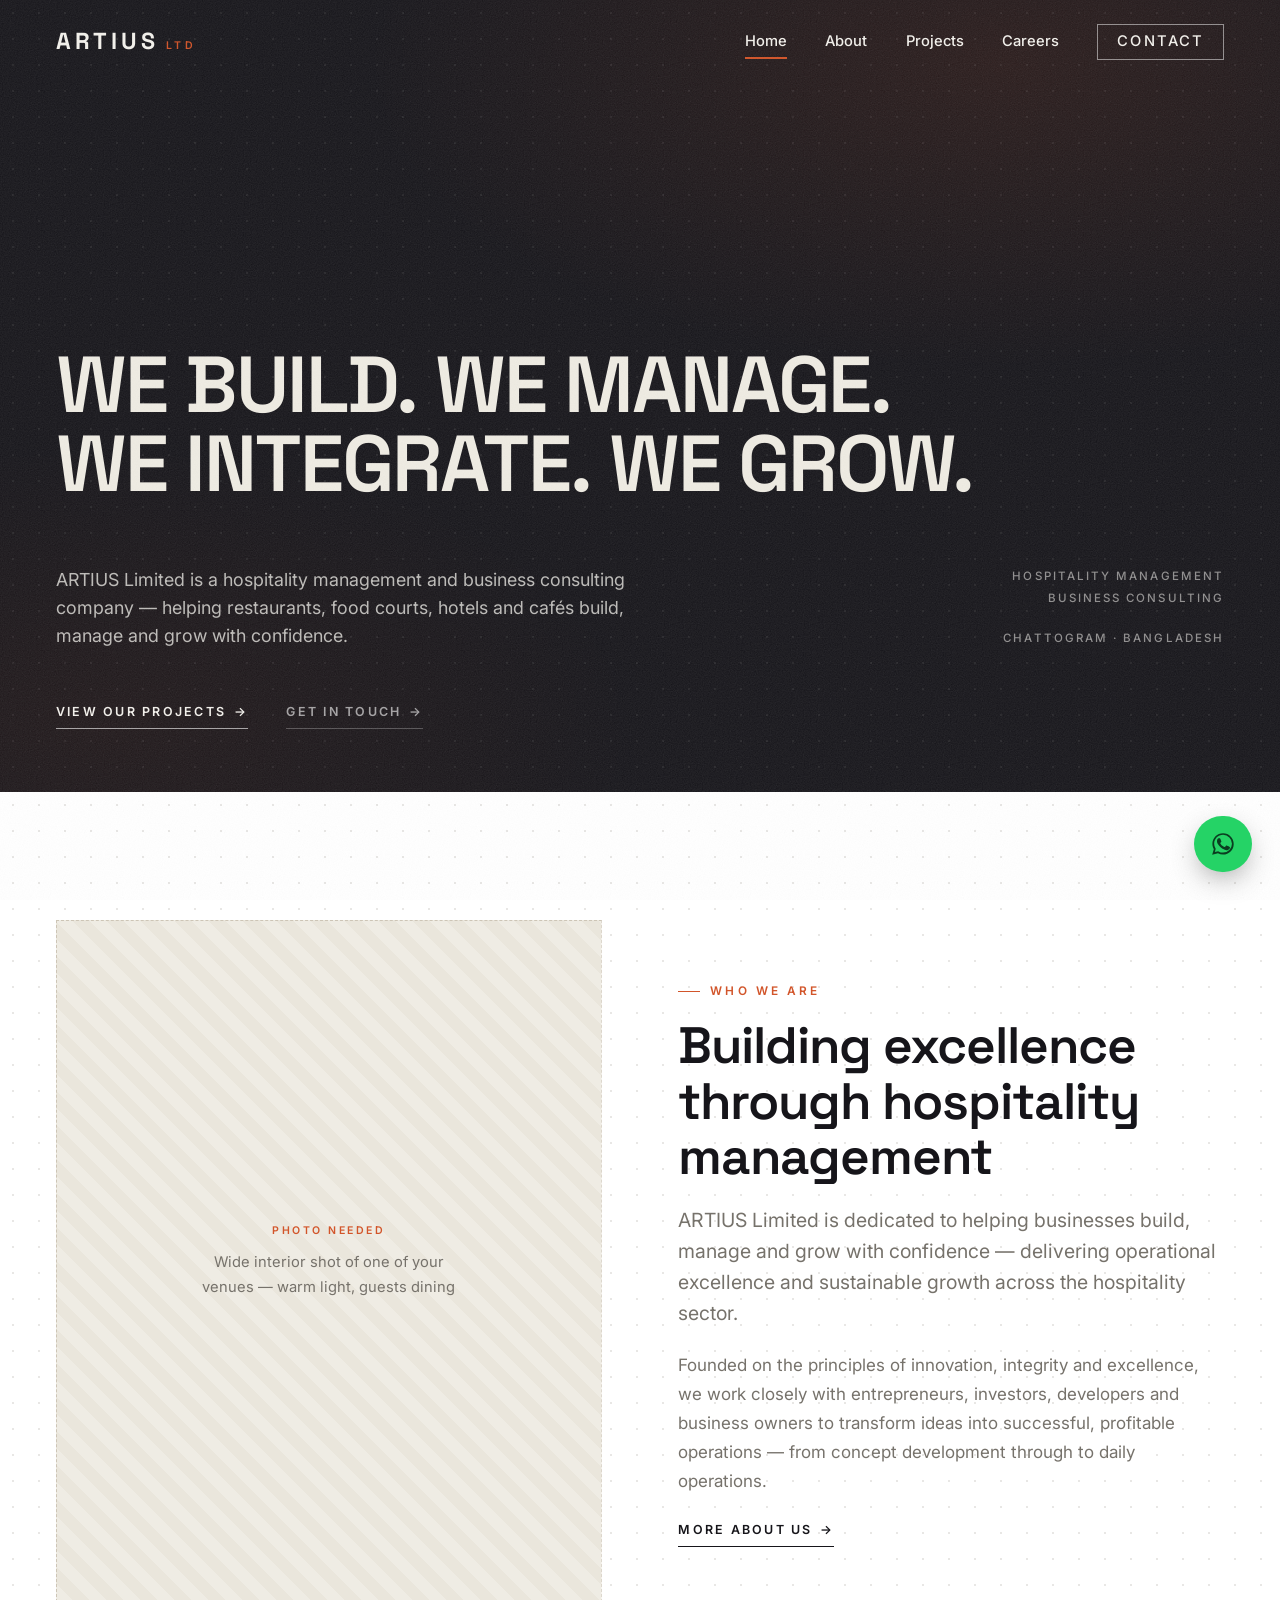
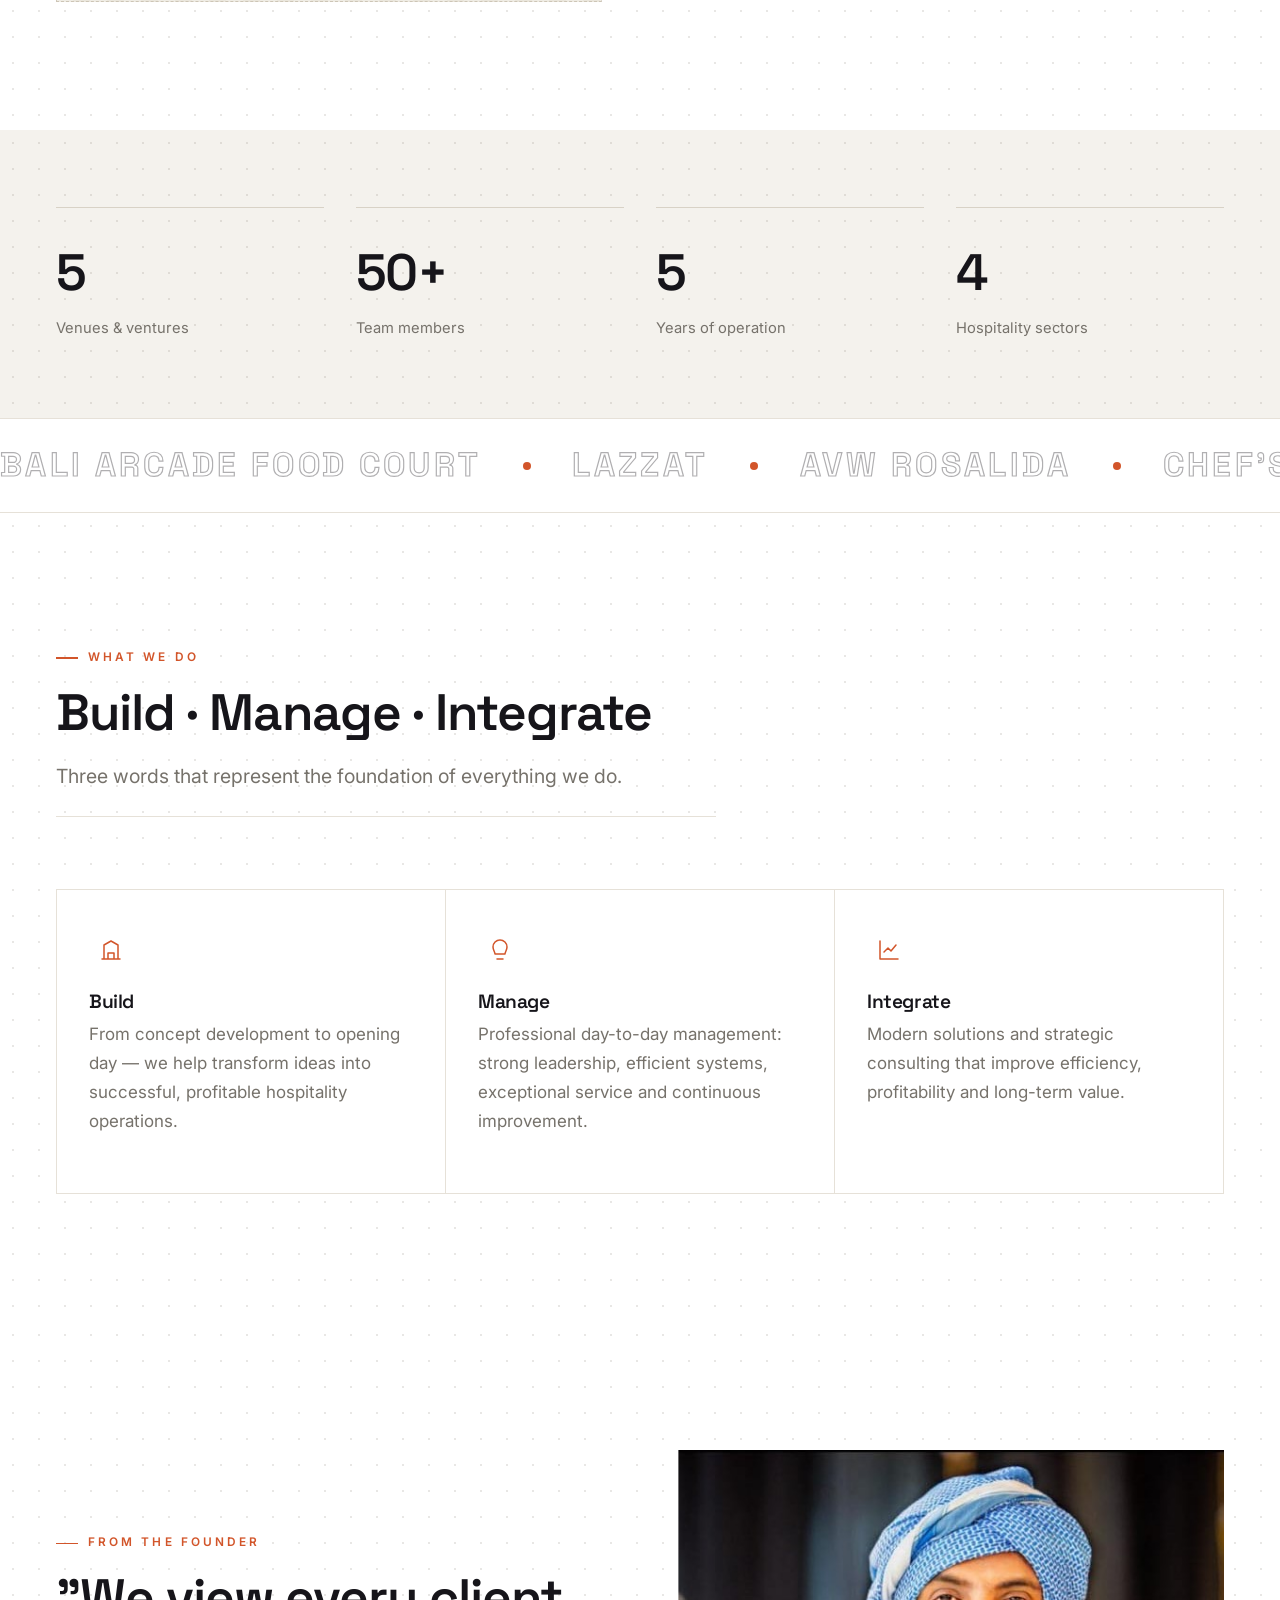
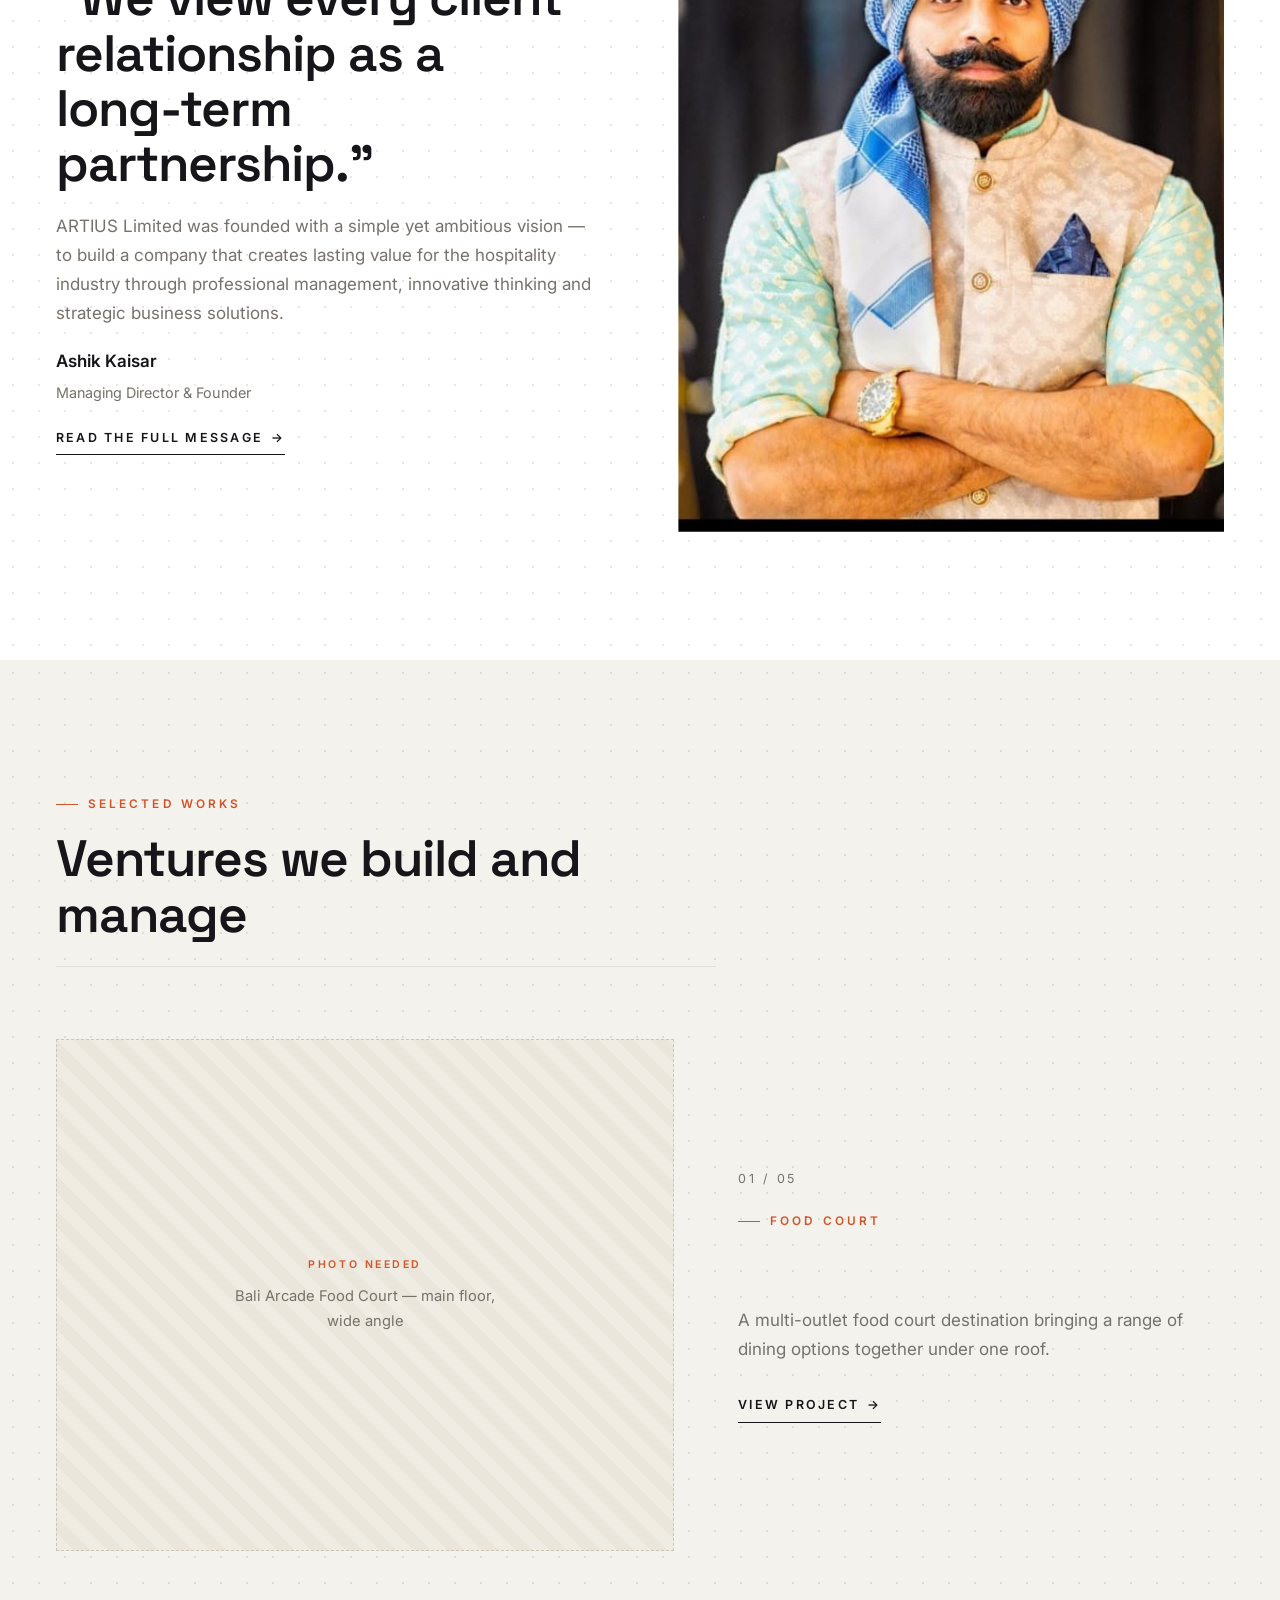
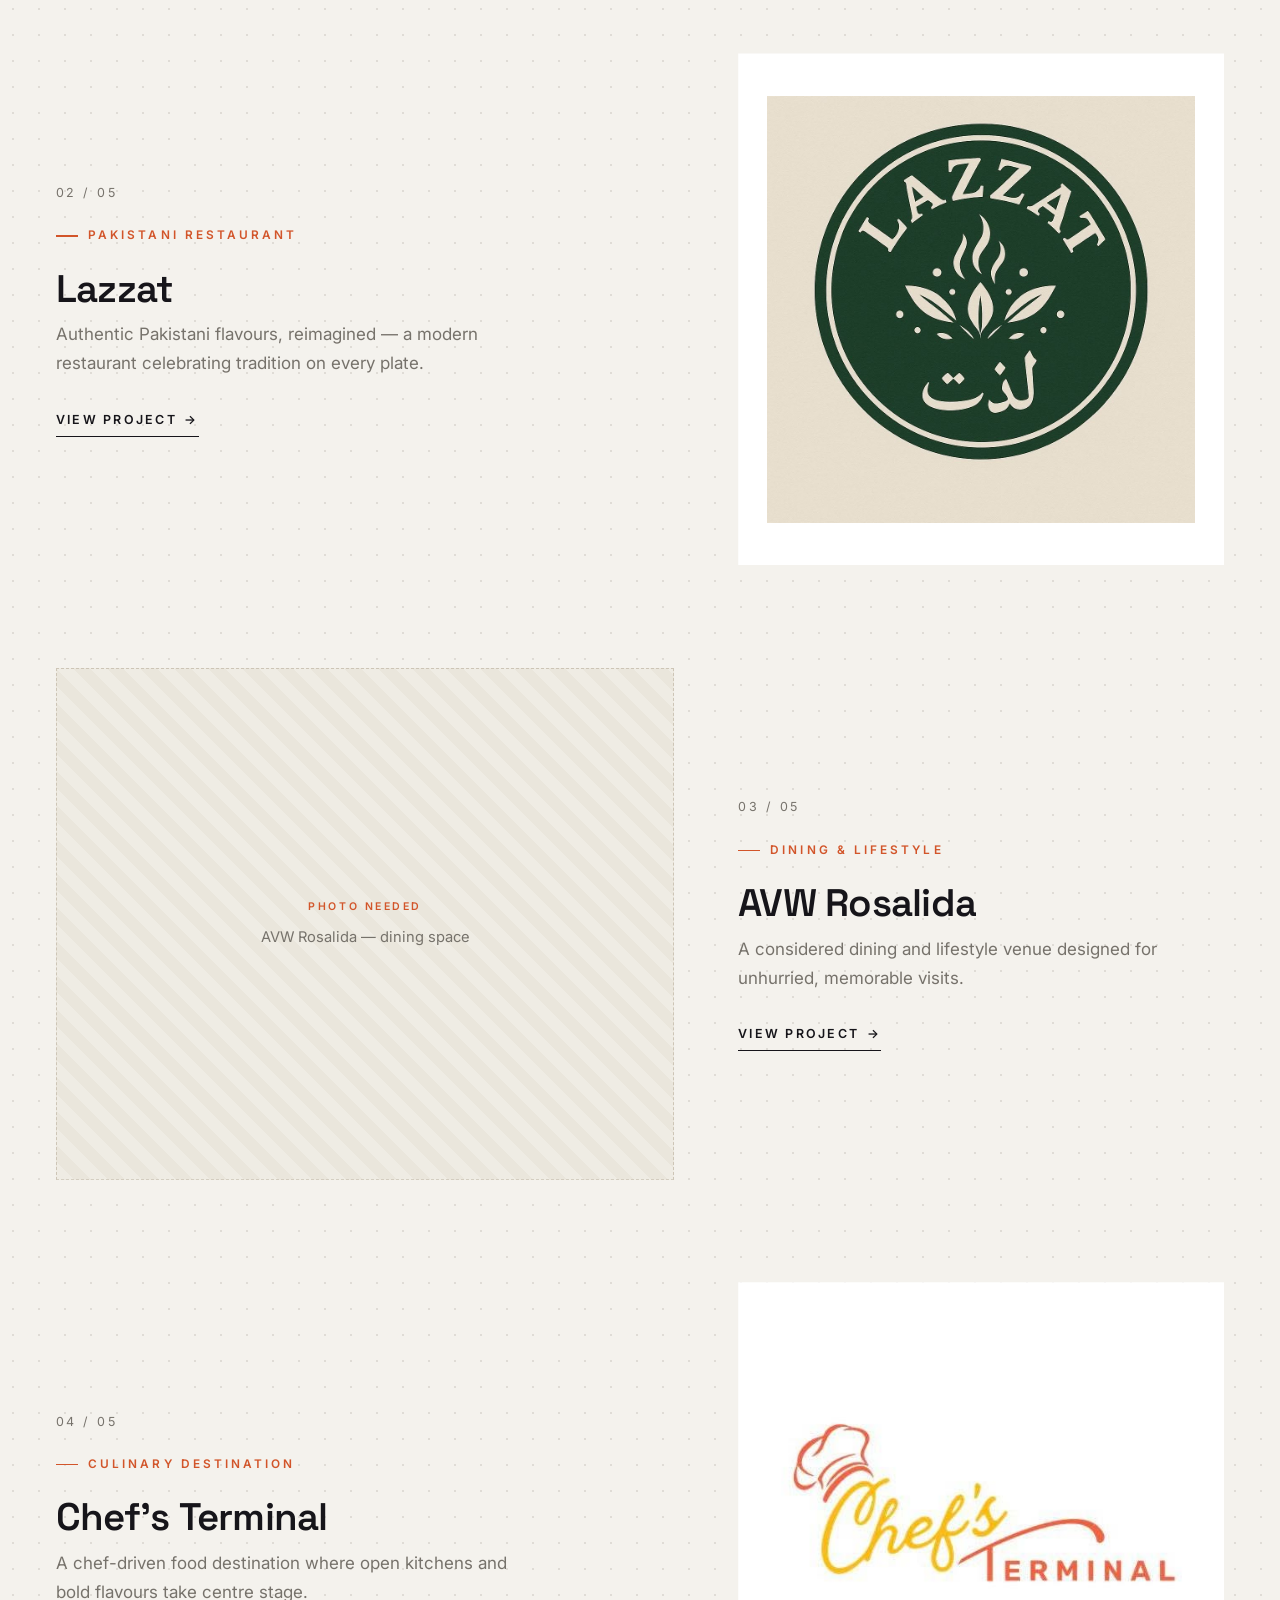
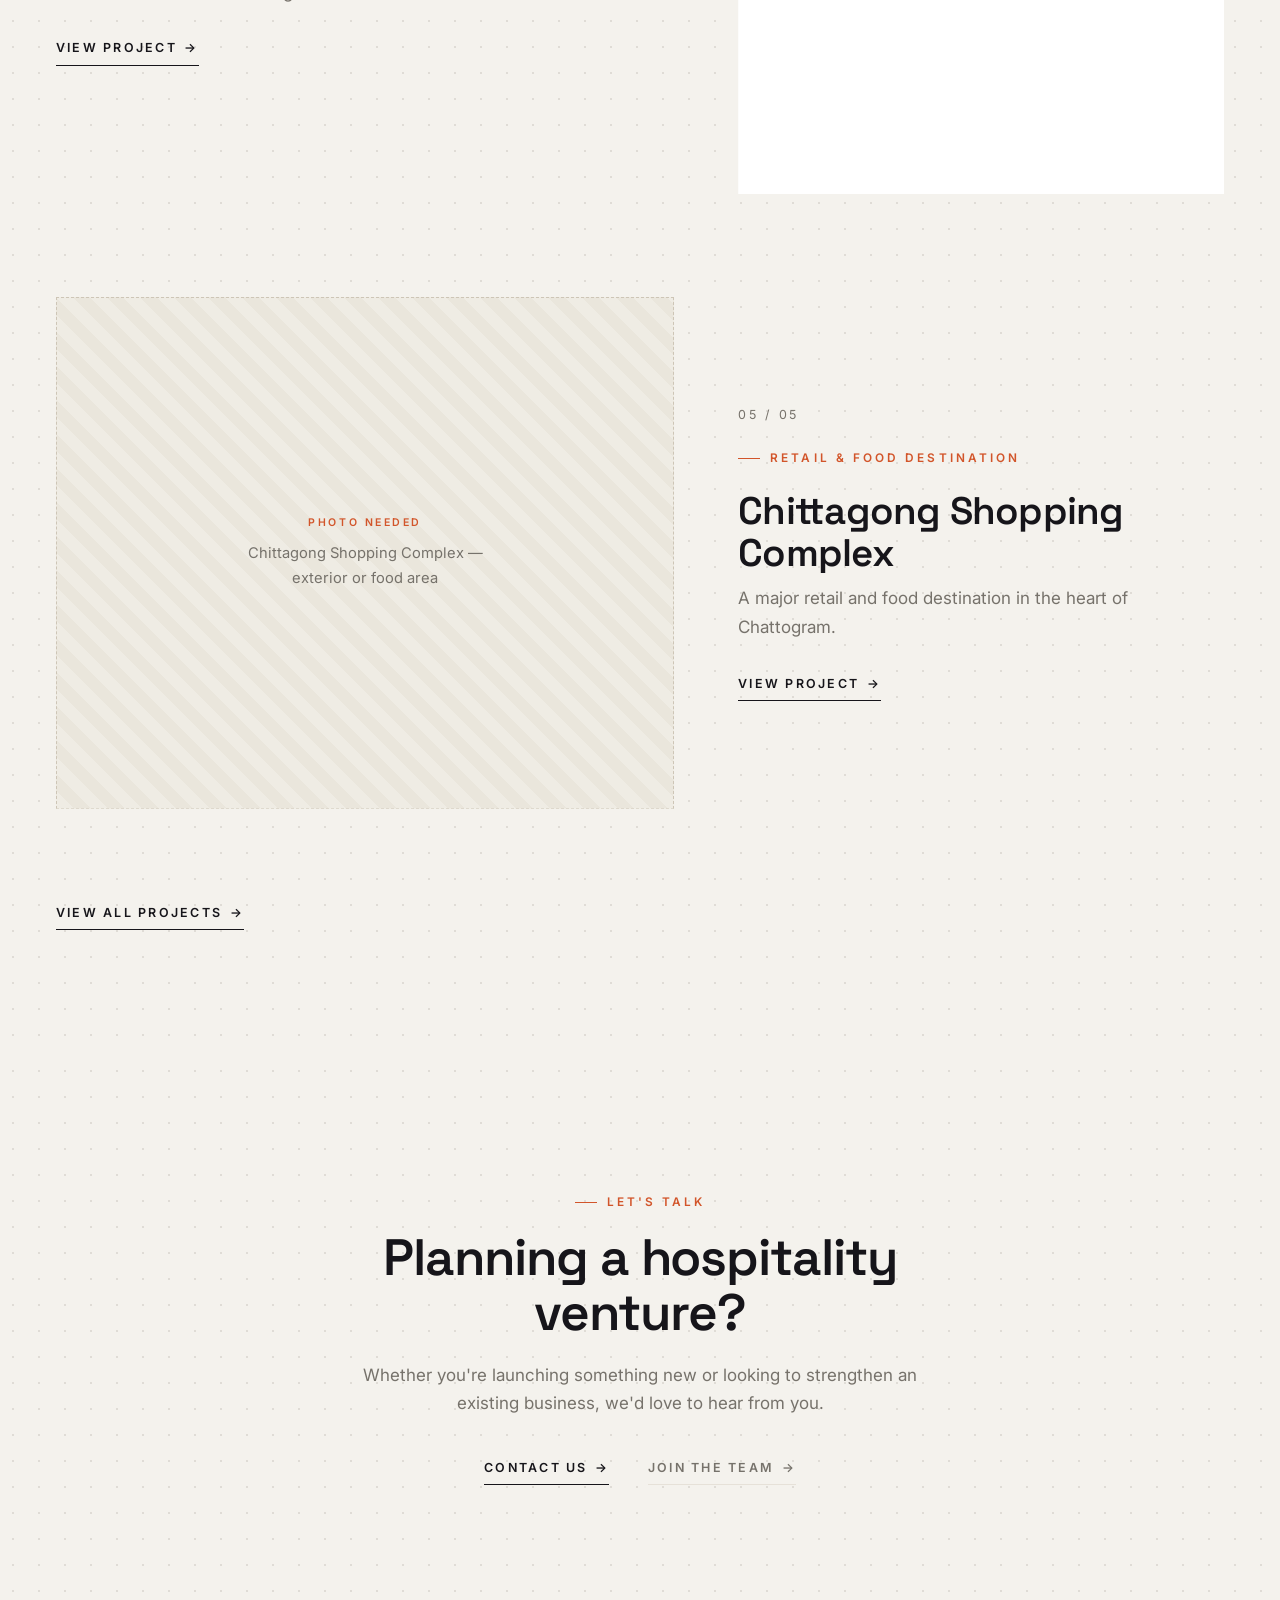
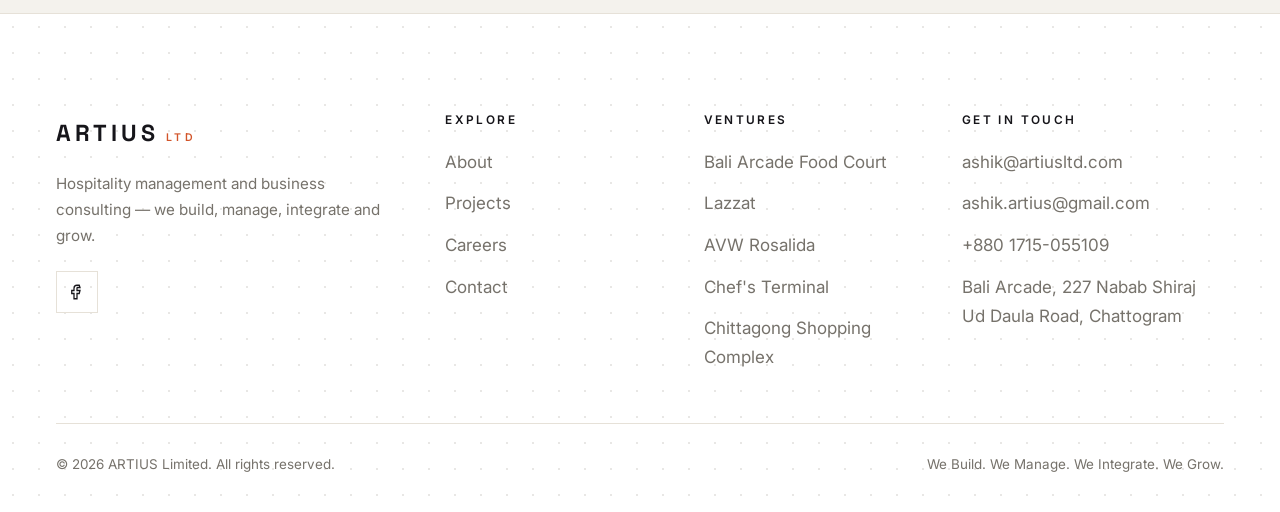
<file: index.html>
<!DOCTYPE html>
<html lang="en">
<head>
  <meta charset="UTF-8" />
  <meta name="viewport" content="width=device-width, initial-scale=1.0" />
  <title>Artius Ltd — Hospitality Management &amp; Business Consulting</title>
  <meta name="description" content="ARTIUS Limited is a hospitality management and business consulting company in Chattogram, helping restaurants, food courts, hotels and cafés build, manage and grow." />
  <meta name="theme-color" content="#16151a" />
  <link rel="icon" href="data:image/svg+xml,<svg xmlns='http://www.w3.org/2000/svg' viewBox='0 0 64 64'><rect width='64' height='64' fill='%2316151a'/><text x='32' y='45' font-family='Arial,Helvetica,sans-serif' font-size='38' font-weight='700' text-anchor='middle' fill='%23d2552a'>A</text></svg>" />

  <link rel="preconnect" href="https://fonts.googleapis.com" />
  <link rel="preconnect" href="https://fonts.gstatic.com" crossorigin />
  <link href="https://fonts.googleapis.com/css2?family=Inter:wght@400;500;600;700&family=Space+Grotesk:wght@500;600;700&display=swap" rel="stylesheet" />
  <link rel="stylesheet" href="css/styles.css" />
</head>
<body data-hero-dark>

  <!-- ============ HEADER ============ -->
  <header class="site-header" id="header">
    <div class="container site-header__inner">
      <a class="brand" href="index.html" aria-label="Artius Ltd home">
        <span class="brand__mark">ARTIUS</span><span class="brand__sub">LTD</span>
      </a>
      <nav class="nav" id="nav" aria-label="Primary">
        <a href="index.html">Home</a>
        <a href="about.html">About</a>
        <a href="projects.html">Projects</a>
        <a href="careers.html">Careers</a>
        <a href="contact.html" class="nav__cta">Contact</a>
      </nav>
      <button class="nav-toggle" id="navToggle" aria-label="Toggle menu" aria-controls="nav">
        <span></span><span></span><span></span>
      </button>
    </div>
  </header>

  <!-- ============ HERO ============ -->
  <section class="hero hero--statement">
    <div class="container">
      <h1 class="hero__display">We build. We manage.<br />We integrate. We grow.</h1>
      <div class="hero__deck">
        <p class="hero__lead">ARTIUS Limited is a hospitality management and business consulting company — helping restaurants, food courts, hotels and cafés build, manage and grow with confidence.</p>
        <div class="hero__meta">
          <span>Hospitality Management<br />Business Consulting</span>
          <span>Chattogram · Bangladesh</span>
        </div>
      </div>
      <div class="hero__actions">
        <a href="projects.html" class="link-arrow">View our projects <span class="ar">→</span></a>
        <a href="contact.html" class="link-arrow link-arrow--muted">Get in touch <span class="ar">→</span></a>
      </div>
    </div>
  </section>

  <!-- ============ INTRO ============ -->
  <section class="section">
    <div class="container">
      <div class="split">
        <div class="split__media" data-reveal>
          <div class="ph">
            <span class="ph__tag">Photo needed</span>
            <p>Wide interior shot of one of your venues — warm light, guests dining</p>
          </div>
        </div>
        <div data-reveal data-reveal-delay="1">
          <span class="eyebrow">Who we are</span>
          <h2>Building excellence through hospitality management</h2>
          <p class="lead">ARTIUS Limited is dedicated to helping businesses build, manage and grow with confidence — delivering operational excellence and sustainable growth across the hospitality sector.</p>
          <p class="text-muted">Founded on the principles of innovation, integrity and excellence, we work closely with entrepreneurs, investors, developers and business owners to transform ideas into successful, profitable operations — from concept development through to daily operations.</p>
          <a href="about.html" class="link-arrow">More about us <span class="ar">→</span></a>
        </div>
      </div>
    </div>
  </section>

  <!-- ============ STATS ============ -->
  <section class="section section--sand section--tight">
    <div class="container">
      <div class="stats">
        <div class="stat" data-reveal>
          <div class="stat__num">5</div>
          <div class="stat__label">Venues &amp; ventures</div>
        </div>
        <div class="stat" data-reveal data-reveal-delay="1">
          <div class="stat__num">50+</div>
          <div class="stat__label">Team members</div>
        </div>
        <div class="stat" data-reveal data-reveal-delay="2">
          <div class="stat__num">5</div>
          <div class="stat__label">Years of operation</div>
        </div>
        <div class="stat" data-reveal data-reveal-delay="3">
          <div class="stat__num">4</div>
          <div class="stat__label">Hospitality sectors</div>
        </div>
      </div>
    </div>
  </section>

  <!-- ============ VENTURE MARQUEE ============ -->
  <div class="marquee" aria-hidden="true">
    <div class="marquee__track">
      <div class="marquee__group">
        <span>Bali Arcade Food Court</span><i></i><span>Lazzat</span><i></i><span>AVW Rosalida</span><i></i><span>Chef's Terminal</span><i></i><span>Chittagong Shopping Complex</span><i></i>
      </div>
      <div class="marquee__group">
        <span>Bali Arcade Food Court</span><i></i><span>Lazzat</span><i></i><span>AVW Rosalida</span><i></i><span>Chef's Terminal</span><i></i><span>Chittagong Shopping Complex</span><i></i>
      </div>
    </div>
  </div>

  <!-- ============ WHAT WE DO ============ -->
  <section class="section">
    <div class="container">
      <div class="section-head" data-reveal>
        <span class="eyebrow">What we do</span>
        <h2>Build · Manage · Integrate</h2>
        <p class="lead">Three words that represent the foundation of everything we do.</p>
      </div>
      <div class="values">
        <div class="value-card" data-reveal>
          <div class="value-card__icon">
            <svg width="24" height="24" viewBox="0 0 24 24" fill="none" stroke="currentColor" stroke-width="1.5" stroke-linecap="round" stroke-linejoin="round"><path d="M3 21h18M5 21V7l7-4 7 4v14M9 21v-6h6v6"/></svg>
          </div>
          <h3>Build</h3>
          <p class="text-muted">From concept development to opening day — we help transform ideas into successful, profitable hospitality operations.</p>
        </div>
        <div class="value-card" data-reveal data-reveal-delay="1">
          <div class="value-card__icon">
            <svg width="24" height="24" viewBox="0 0 24 24" fill="none" stroke="currentColor" stroke-width="1.5" stroke-linecap="round" stroke-linejoin="round"><path d="M12 2a7 7 0 0 0-7 7c0 3 2 5 2 7h10c0-2 2-4 2-7a7 7 0 0 0-7-7Z"/><path d="M9 21h6"/></svg>
          </div>
          <h3>Manage</h3>
          <p class="text-muted">Professional day-to-day management: strong leadership, efficient systems, exceptional service and continuous improvement.</p>
        </div>
        <div class="value-card" data-reveal data-reveal-delay="2">
          <div class="value-card__icon">
            <svg width="24" height="24" viewBox="0 0 24 24" fill="none" stroke="currentColor" stroke-width="1.5" stroke-linecap="round" stroke-linejoin="round"><path d="M3 3v18h18"/><path d="M7 14l4-4 3 3 5-6"/></svg>
          </div>
          <h3>Integrate</h3>
          <p class="text-muted">Modern solutions and strategic consulting that improve efficiency, profitability and long-term value.</p>
        </div>
      </div>
    </div>
  </section>

  <!-- ============ FROM THE FOUNDER ============ -->
  <section class="section">
    <div class="container">
      <div class="split split--reverse">
        <div class="split__media" data-reveal>
          <img src="images/founder.jpg" onerror="this.onerror=null;this.src='images/owner.svg'" alt="Ashik Kaisar — Founder &amp; Managing Director of Artius Ltd" loading="lazy" />
        </div>
        <div data-reveal data-reveal-delay="1">
          <span class="eyebrow">From the founder</span>
          <h2>"We view every client relationship as a long-term partnership."</h2>
          <p class="text-muted">ARTIUS Limited was founded with a simple yet ambitious vision — to build a company that creates lasting value for the hospitality industry through professional management, innovative thinking and strategic business solutions.</p>
          <p style="margin-top:1.2rem; font-weight:600">Ashik Kaisar</p>
          <p class="text-muted" style="margin-top:-0.8rem; font-size:0.9rem">Managing Director &amp; Founder</p>
          <a href="about.html#founder" class="link-arrow">Read the full message <span class="ar">→</span></a>
        </div>
      </div>
    </div>
  </section>

  <!-- ============ SELECTED WORKS ============ -->
  <section class="section section--sand">
    <div class="container">
      <div class="section-head" data-reveal>
        <span class="eyebrow">Selected works</span>
        <h2>Ventures we build and manage</h2>
      </div>
      <div class="works">
        <article class="work" data-reveal>
          <a class="work__media" href="projects.html#bali-arcade"><div class="ph"><span class="ph__tag">Photo needed</span><p>Bali Arcade Food Court — main floor, wide angle</p></div></a>
          <div class="work__body">
            <div class="work__index">01 / 05</div>
            <span class="eyebrow">Food Court</span>
            <h3>Bali Arcade Food Court</h3>
            <p class="text-muted">A multi-outlet food court destination bringing a range of dining options together under one roof.</p>
            <a href="projects.html#bali-arcade" class="link-arrow">View project <span class="ar">→</span></a>
          </div>
        </article>
        <article class="work" data-reveal>
          <a class="work__media" href="projects.html#lazzat"><img class="is-logo" src="images/lazzat.jpg" alt="Lazzat" loading="lazy" /></a>
          <div class="work__body">
            <div class="work__index">02 / 05</div>
            <span class="eyebrow">Pakistani Restaurant</span>
            <h3>Lazzat</h3>
            <p class="text-muted">Authentic Pakistani flavours, reimagined — a modern restaurant celebrating tradition on every plate.</p>
            <a href="projects.html#lazzat" class="link-arrow">View project <span class="ar">→</span></a>
          </div>
        </article>
        <article class="work" data-reveal>
          <a class="work__media" href="projects.html#rosalida"><div class="ph"><span class="ph__tag">Photo needed</span><p>AVW Rosalida — dining space</p></div></a>
          <div class="work__body">
            <div class="work__index">03 / 05</div>
            <span class="eyebrow">Dining &amp; Lifestyle</span>
            <h3>AVW Rosalida</h3>
            <p class="text-muted">A considered dining and lifestyle venue designed for unhurried, memorable visits.</p>
            <a href="projects.html#rosalida" class="link-arrow">View project <span class="ar">→</span></a>
          </div>
        </article>
        <article class="work" data-reveal>
          <a class="work__media" href="projects.html#chefs-terminal"><img class="is-logo" src="images/chefs-terminal.jpg" alt="Chef's Terminal" loading="lazy" /></a>
          <div class="work__body">
            <div class="work__index">04 / 05</div>
            <span class="eyebrow">Culinary Destination</span>
            <h3>Chef's Terminal</h3>
            <p class="text-muted">A chef-driven food destination where open kitchens and bold flavours take centre stage.</p>
            <a href="projects.html#chefs-terminal" class="link-arrow">View project <span class="ar">→</span></a>
          </div>
        </article>
        <article class="work" data-reveal>
          <a class="work__media" href="projects.html#chittagong-shopping-complex"><div class="ph"><span class="ph__tag">Photo needed</span><p>Chittagong Shopping Complex — exterior or food area</p></div></a>
          <div class="work__body">
            <div class="work__index">05 / 05</div>
            <span class="eyebrow">Retail &amp; Food Destination</span>
            <h3>Chittagong Shopping Complex</h3>
            <p class="text-muted">A major retail and food destination in the heart of Chattogram.</p>
            <a href="projects.html#chittagong-shopping-complex" class="link-arrow">View project <span class="ar">→</span></a>
          </div>
        </article>
      </div>
      <div style="margin-top: clamp(48px,7vw,88px)" data-reveal>
        <a href="projects.html" class="link-arrow">View all projects <span class="ar">→</span></a>
      </div>
    </div>
  </section>

  <!-- ============ CTA BAND ============ -->
  <section class="section section--sand cta-band">
    <div class="container" data-reveal>
      <span class="eyebrow">Let's talk</span>
      <h2>Planning a hospitality venture?</h2>
      <p>Whether you're launching something new or looking to strengthen an existing business, we'd love to hear from you.</p>
      <div class="cta-actions">
        <a href="contact.html" class="link-arrow">Contact us <span class="ar">→</span></a>
        <a href="careers.html" class="link-arrow link-arrow--muted">Join the team <span class="ar">→</span></a>
      </div>
    </div>
  </section>

  <!-- ============ FOOTER ============ -->
  <footer class="site-footer">
    <div class="container">
      <div class="footer-grid">
        <div class="footer-brand">
          <a class="brand" href="index.html"><span class="brand__mark">ARTIUS</span><span class="brand__sub">LTD</span></a>
          <p class="footer-about">Hospitality management and business consulting — we build, manage, integrate and grow.</p>
          <div class="socials">
            <a href="https://www.facebook.com/profile.php?id=61592100734934" target="_blank" rel="noopener" aria-label="Facebook"><svg width="18" height="18" viewBox="0 0 24 24" fill="none" stroke="currentColor" stroke-width="1.7"><path d="M15 3h-3a4 4 0 0 0-4 4v3H5v4h3v7h4v-7h3l1-4h-4V7a1 1 0 0 1 1-1h3z"/></svg></a>
          </div>
        </div>
        <div>
          <h4>Explore</h4>
          <ul class="footer-links">
            <li><a href="about.html">About</a></li>
            <li><a href="projects.html">Projects</a></li>
            <li><a href="careers.html">Careers</a></li>
            <li><a href="contact.html">Contact</a></li>
          </ul>
        </div>
        <div>
          <h4>Ventures</h4>
          <ul class="footer-links">
            <li><a href="projects.html#bali-arcade">Bali Arcade Food Court</a></li>
            <li><a href="projects.html#lazzat">Lazzat</a></li>
            <li><a href="projects.html#rosalida">AVW Rosalida</a></li>
            <li><a href="projects.html#chefs-terminal">Chef's Terminal</a></li>
            <li><a href="projects.html#chittagong-shopping-complex">Chittagong Shopping Complex</a></li>
          </ul>
        </div>
        <div>
          <h4>Get in touch</h4>
          <ul class="footer-links">
            <li><a href="mailto:ashik@artiusltd.com">ashik@artiusltd.com</a></li>
            <li><a href="mailto:ashik.artius@gmail.com">ashik.artius@gmail.com</a></li>
            <li><a href="tel:+8801715055109">+880 1715-055109</a></li>
            <li>Bali Arcade, 227 Nabab Shiraj<br />Ud Daula Road, Chattogram</li>
          </ul>
        </div>
      </div>
      <div class="footer-bottom">
        <span>© <span id="year">2026</span> ARTIUS Limited. All rights reserved.</span>
        <span>We Build. We Manage. We Integrate. We Grow.</span>
      </div>
    </div>
  </footer>

  <!-- ============ FLOATING WHATSAPP ============ -->
  <a class="wa" href="https://wa.me/8801715055109" target="_blank" rel="noopener"
     aria-label="Chat with ARTIUS Limited on WhatsApp">
    <svg viewBox="0 0 24 24" fill="currentColor" aria-hidden="true"><path d="M17.47 14.38c-.3-.15-1.75-.86-2.02-.96-.27-.1-.47-.15-.67.15-.2.3-.77.9-.95 1.08-.17.18-.35.2-.65.07-.3-.15-1.13-.42-2.15-1.33-.8-.71-1.33-1.59-1.48-1.89-.15-.3-.02-.46.13-.61.13-.13.3-.35.45-.53.15-.17.2-.3.3-.5.1-.2.05-.38-.03-.53-.07-.15-.67-1.6-.92-2.19-.24-.58-.49-.5-.67-.5h-.57c-.2 0-.5.07-.77.37-.27.3-1.02.99-1.02 2.42s1.05 2.81 1.2 3.01c.15.2 2.06 3.29 5.02 4.49.7.3 1.25.48 1.68.62.7.22 1.34.19 1.85.12.55-.08 1.75-.71 2-1.41.25-.7.25-1.29.17-1.41-.07-.13-.27-.2-.57-.35Z"/><path d="M12.04 2C6.6 2 2.2 6.4 2.2 11.84c0 1.74.46 3.44 1.32 4.94L2 22l5.34-1.4a9.8 9.8 0 0 0 4.7 1.2h.01c5.43 0 9.84-4.4 9.84-9.84C21.89 6.4 17.48 2 12.04 2Zm0 17.96h-.01a8.2 8.2 0 0 1-4.16-1.14l-.3-.18-3.1.81.83-3.03-.19-.31a8.16 8.16 0 0 1-1.25-4.35c0-4.52 3.68-8.19 8.2-8.19a8.19 8.19 0 0 1 .01 16.39Z"/></svg>
    <span>WhatsApp us</span>
  </a>

  <script src="js/main.js"></script>
</body>
</html>
</file>
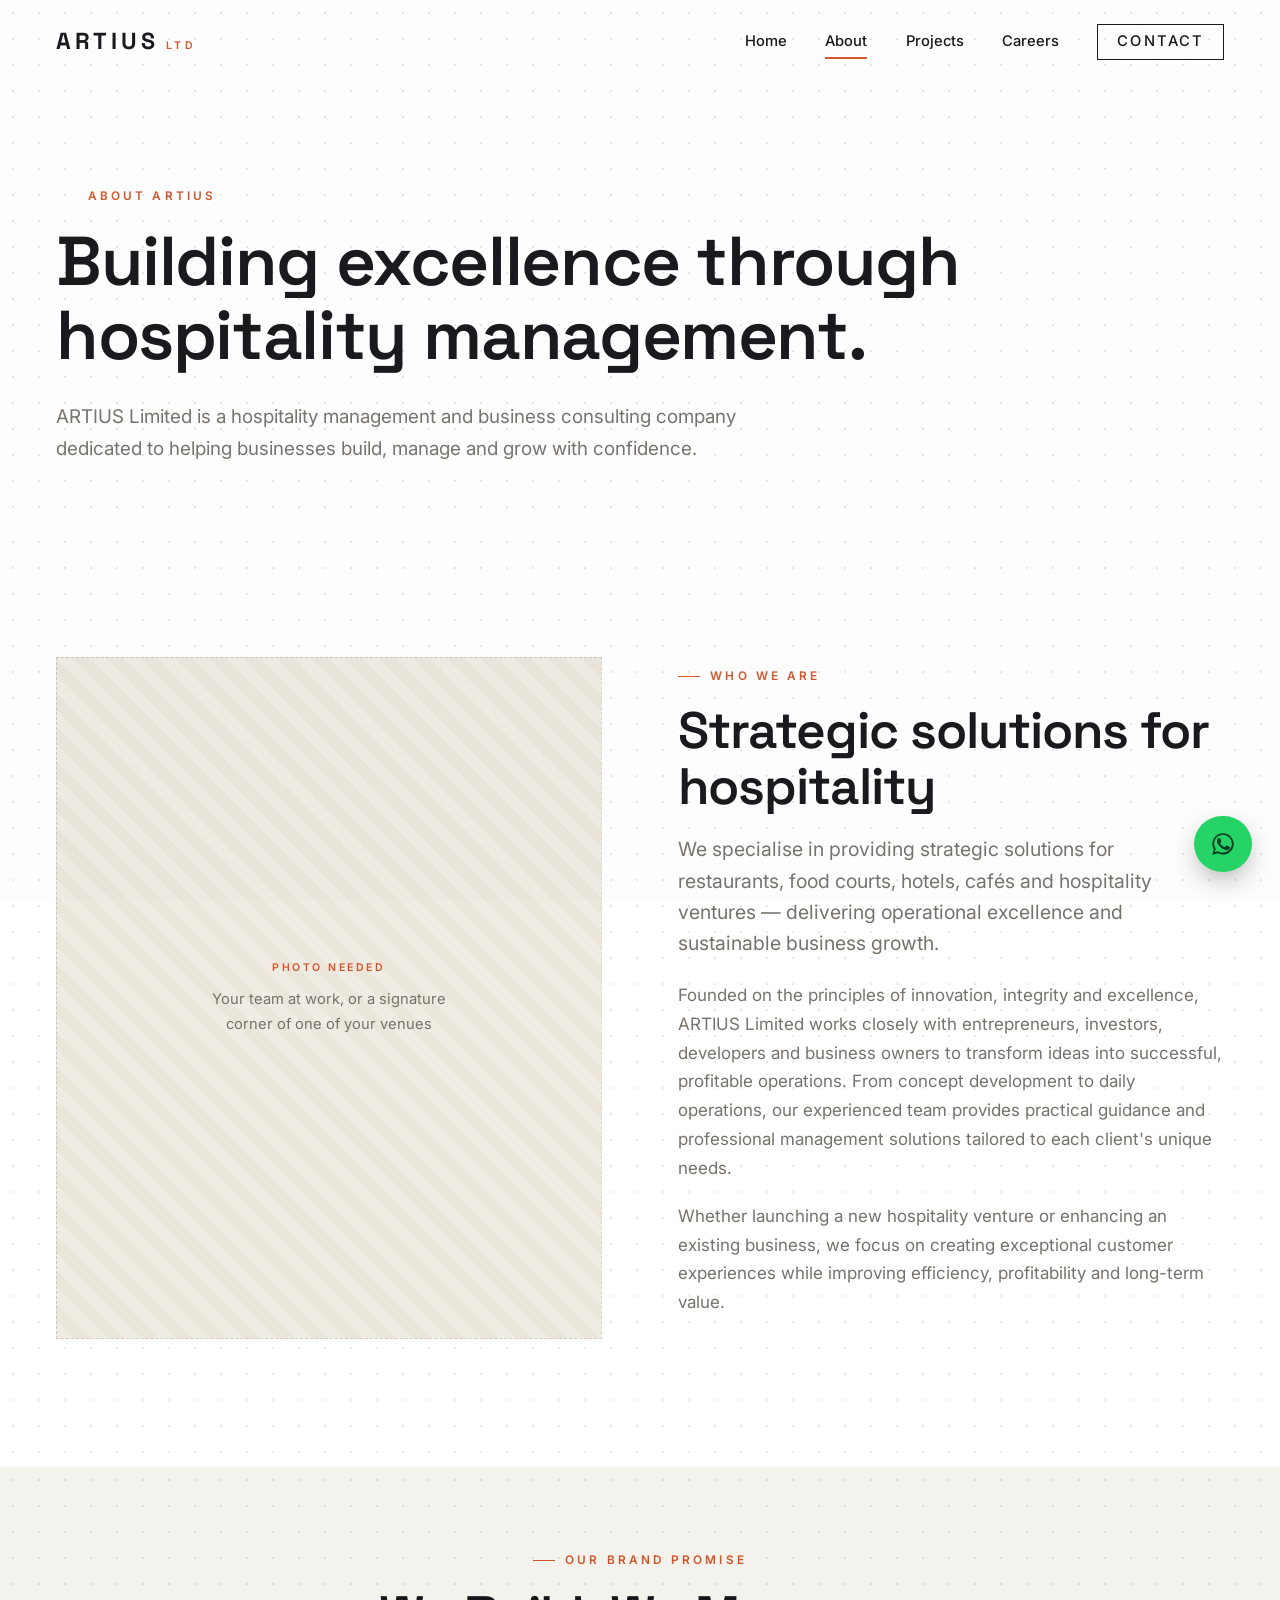
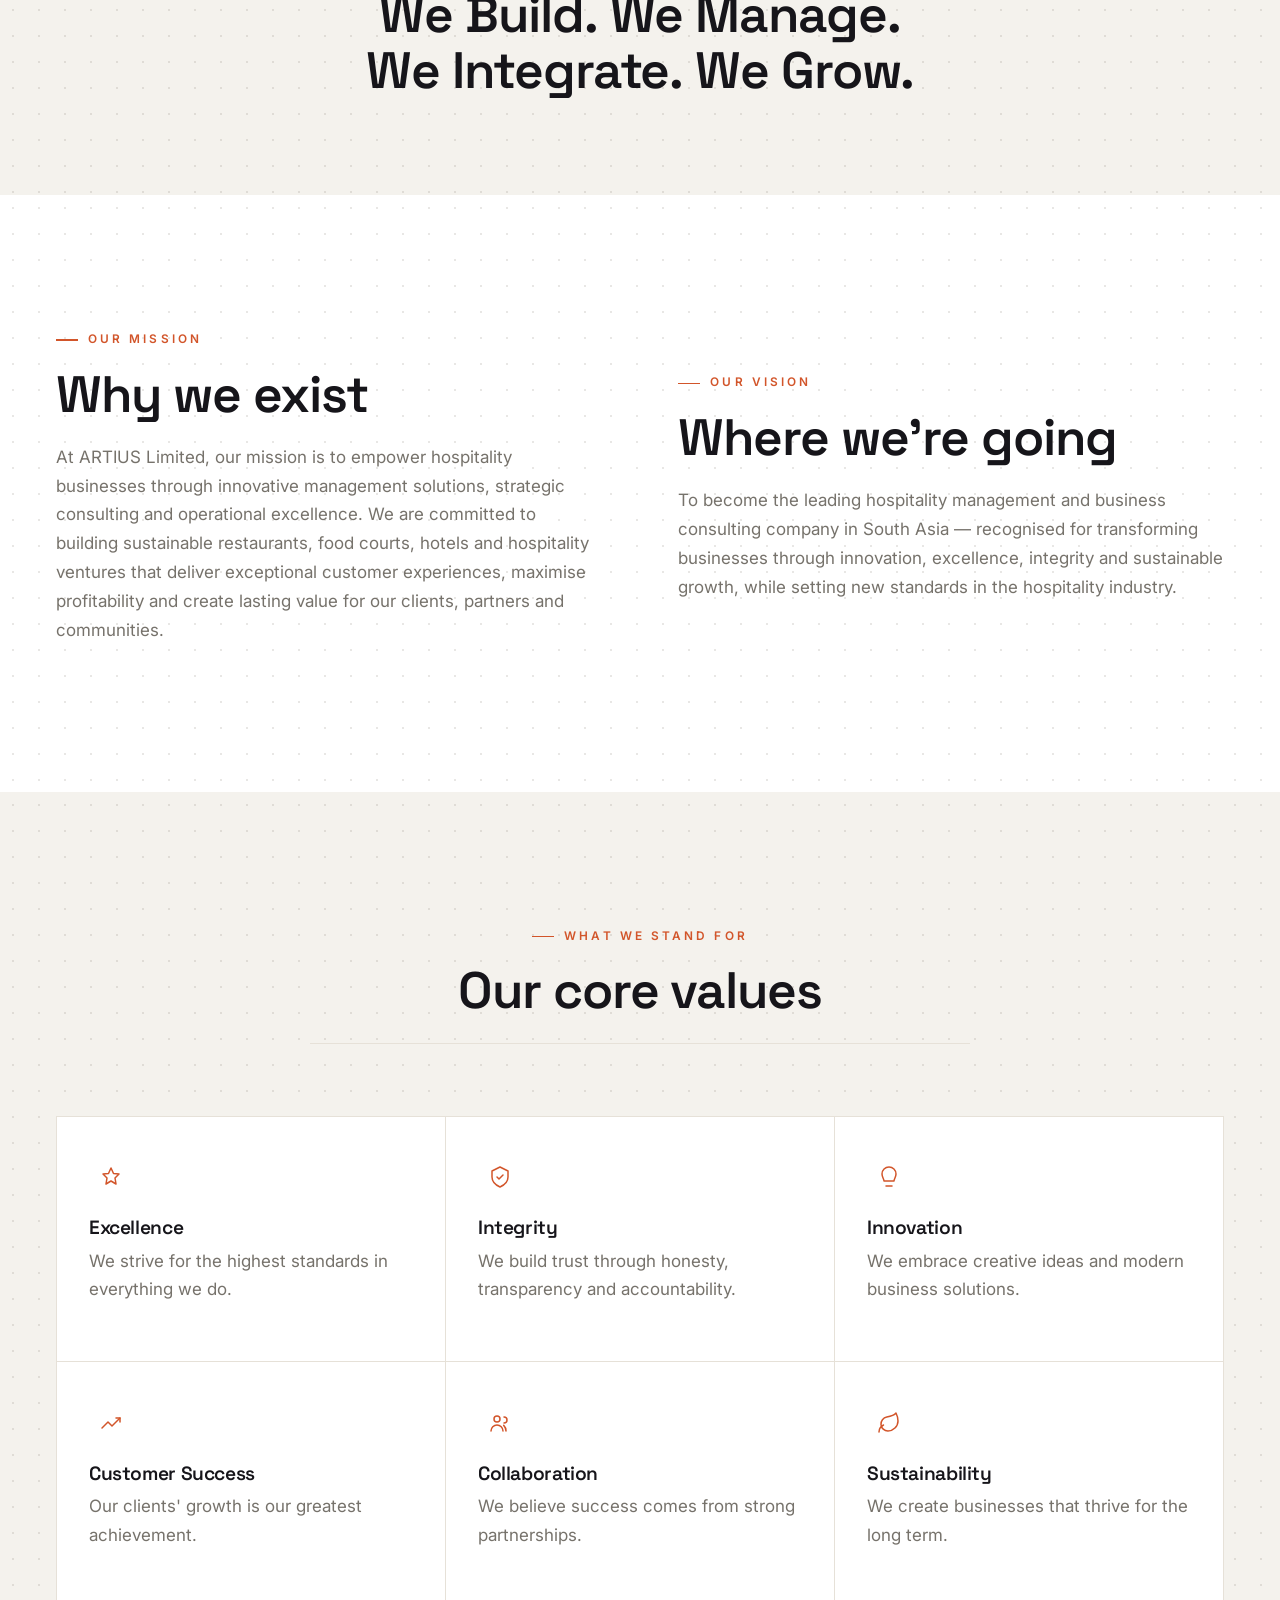
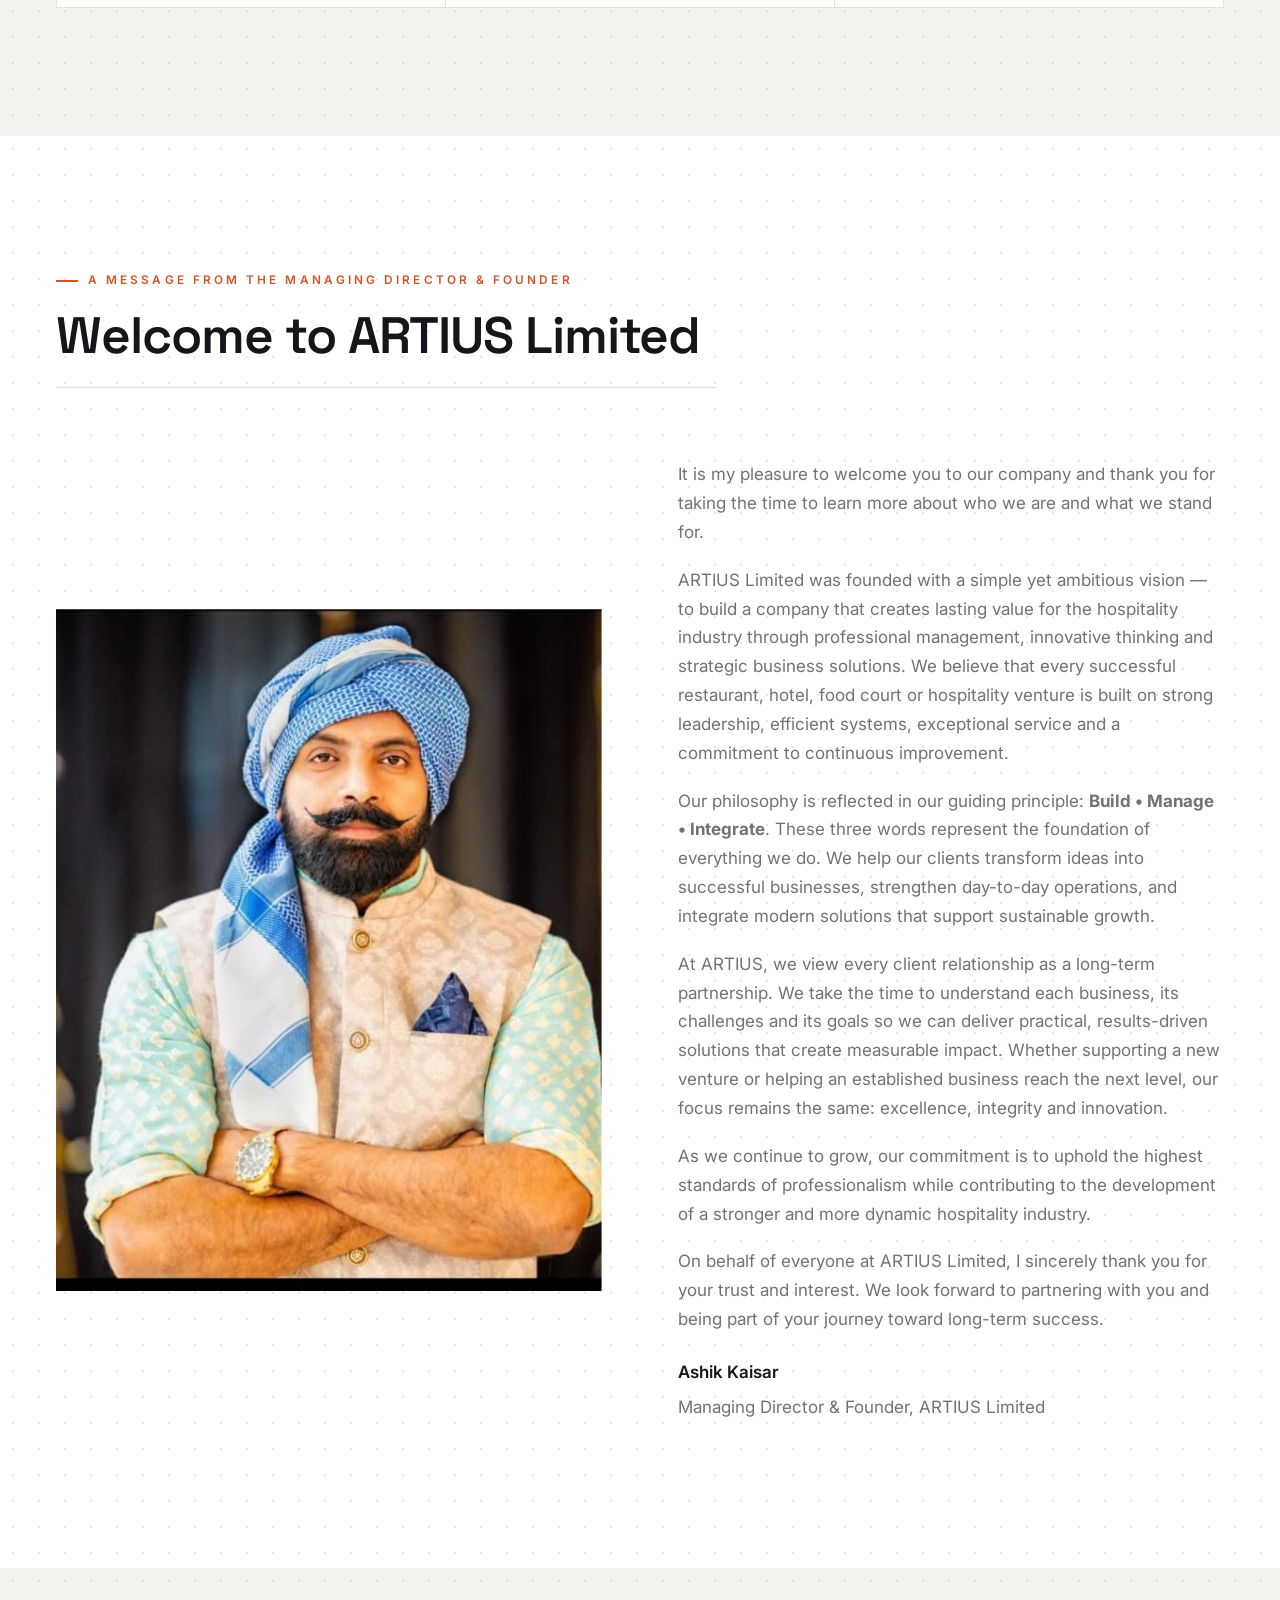
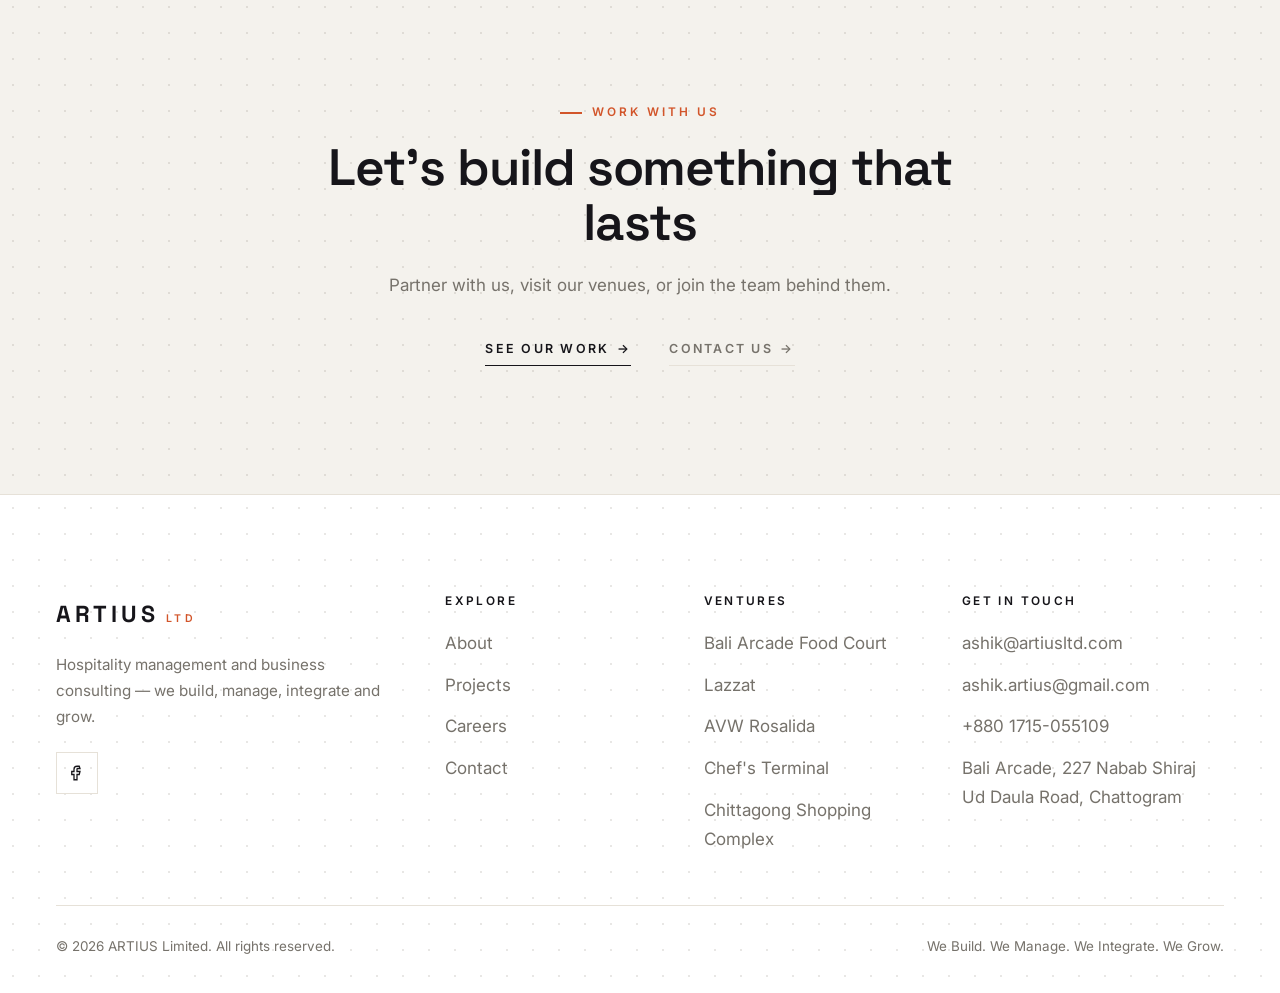
<file: about.html>
<!DOCTYPE html>
<html lang="en">
<head>
  <meta charset="UTF-8" />
  <meta name="viewport" content="width=device-width, initial-scale=1.0" />
  <title>About — Artius Ltd</title>
  <meta name="description" content="ARTIUS Limited is a hospitality management and business consulting company helping restaurants, food courts, hotels and cafés build, manage and grow." />
  <meta name="theme-color" content="#16151a" />
  <link rel="icon" href="data:image/svg+xml,<svg xmlns='http://www.w3.org/2000/svg' viewBox='0 0 64 64'><rect width='64' height='64' fill='%2316151a'/><text x='32' y='45' font-family='Arial,Helvetica,sans-serif' font-size='38' font-weight='700' text-anchor='middle' fill='%23d2552a'>A</text></svg>" />
  <link rel="preconnect" href="https://fonts.googleapis.com" />
  <link rel="preconnect" href="https://fonts.gstatic.com" crossorigin />
  <link href="https://fonts.googleapis.com/css2?family=Inter:wght@400;500;600;700&family=Space+Grotesk:wght@500;600;700&display=swap" rel="stylesheet" />
  <link rel="stylesheet" href="css/styles.css" />
</head>
<body>

  <!-- ============ HEADER ============ -->
  <header class="site-header" id="header">
    <div class="container site-header__inner">
      <a class="brand" href="index.html" aria-label="Artius Ltd home">
        <span class="brand__mark">ARTIUS</span><span class="brand__sub">LTD</span>
      </a>
      <nav class="nav" id="nav" aria-label="Primary">
        <a href="index.html">Home</a>
        <a href="about.html">About</a>
        <a href="projects.html">Projects</a>
        <a href="careers.html">Careers</a>
        <a href="contact.html" class="nav__cta">Contact</a>
      </nav>
      <button class="nav-toggle" id="navToggle" aria-label="Toggle menu" aria-controls="nav">
        <span></span><span></span><span></span>
      </button>
    </div>
  </header>

  <!-- ============ PAGE HERO ============ -->
  <section class="page-hero">
    <div class="container">
      <span class="eyebrow" style="color:#d2552a">About Artius</span>
      <h1>Building excellence through <br />hospitality management.</h1>
      <p>ARTIUS Limited is a hospitality management and business consulting company dedicated to helping businesses build, manage and grow with confidence.</p>
    </div>
  </section>

  <!-- ============ STORY ============ -->
  <section class="section">
    <div class="container">
      <div class="split">
        <div class="split__media" data-reveal>
          <div class="ph">
            <span class="ph__tag">Photo needed</span>
            <p>Your team at work, or a signature corner of one of your venues</p>
          </div>
        </div>
        <div data-reveal data-reveal-delay="1">
          <span class="eyebrow">Who we are</span>
          <h2>Strategic solutions for hospitality</h2>
          <p class="lead">We specialise in providing strategic solutions for restaurants, food courts, hotels, cafés and hospitality ventures — delivering operational excellence and sustainable business growth.</p>
          <p class="text-muted">Founded on the principles of innovation, integrity and excellence, ARTIUS Limited works closely with entrepreneurs, investors, developers and business owners to transform ideas into successful, profitable operations. From concept development to daily operations, our experienced team provides practical guidance and professional management solutions tailored to each client's unique needs.</p>
          <p class="text-muted">Whether launching a new hospitality venture or enhancing an existing business, we focus on creating exceptional customer experiences while improving efficiency, profitability and long-term value.</p>
        </div>
      </div>
    </div>
  </section>

  <!-- ============ BRAND PROMISE ============ -->
  <section class="section section--sand section--tight cta-band">
    <div class="container" data-reveal>
      <span class="eyebrow">Our brand promise</span>
      <h2>We Build. We Manage.<br />We Integrate. We Grow.</h2>
    </div>
  </section>

  <!-- ============ MISSION / VISION ============ -->
  <section class="section">
    <div class="container">
      <div class="split">
        <div data-reveal>
          <span class="eyebrow">Our mission</span>
          <h2>Why we exist</h2>
          <p class="text-muted">At ARTIUS Limited, our mission is to empower hospitality businesses through innovative management solutions, strategic consulting and operational excellence. We are committed to building sustainable restaurants, food courts, hotels and hospitality ventures that deliver exceptional customer experiences, maximise profitability and create lasting value for our clients, partners and communities.</p>
        </div>
        <div data-reveal data-reveal-delay="1">
          <span class="eyebrow">Our vision</span>
          <h2>Where we're going</h2>
          <p class="text-muted">To become the leading hospitality management and business consulting company in South Asia — recognised for transforming businesses through innovation, excellence, integrity and sustainable growth, while setting new standards in the hospitality industry.</p>
        </div>
      </div>
    </div>
  </section>

  <!-- ============ CORE VALUES ============ -->
  <section class="section section--sand">
    <div class="container">
      <div class="section-head section-head--center" data-reveal>
        <span class="eyebrow">What we stand for</span>
        <h2>Our core values</h2>
      </div>
      <div class="values">
        <div class="value-card" data-reveal>
          <div class="value-card__icon"><svg width="24" height="24" viewBox="0 0 24 24" fill="none" stroke="currentColor" stroke-width="1.5" stroke-linecap="round" stroke-linejoin="round"><path d="m12 3 2.5 5.5L20 9l-4 4 1 6-5-3-5 3 1-6-4-4 5.5-.5z"/></svg></div>
          <h3>Excellence</h3>
          <p class="text-muted">We strive for the highest standards in everything we do.</p>
        </div>
        <div class="value-card" data-reveal data-reveal-delay="1">
          <div class="value-card__icon"><svg width="24" height="24" viewBox="0 0 24 24" fill="none" stroke="currentColor" stroke-width="1.5" stroke-linecap="round" stroke-linejoin="round"><path d="M12 2 4 6v6c0 5 3.5 8 8 10 4.5-2 8-5 8-10V6z"/><path d="m9 12 2 2 4-4"/></svg></div>
          <h3>Integrity</h3>
          <p class="text-muted">We build trust through honesty, transparency and accountability.</p>
        </div>
        <div class="value-card" data-reveal data-reveal-delay="2">
          <div class="value-card__icon"><svg width="24" height="24" viewBox="0 0 24 24" fill="none" stroke="currentColor" stroke-width="1.5" stroke-linecap="round" stroke-linejoin="round"><path d="M12 2a7 7 0 0 0-7 7c0 3 2 5 2 7h10c0-2 2-4 2-7a7 7 0 0 0-7-7Z"/><path d="M9 21h6"/></svg></div>
          <h3>Innovation</h3>
          <p class="text-muted">We embrace creative ideas and modern business solutions.</p>
        </div>
        <div class="value-card" data-reveal>
          <div class="value-card__icon"><svg width="24" height="24" viewBox="0 0 24 24" fill="none" stroke="currentColor" stroke-width="1.5" stroke-linecap="round" stroke-linejoin="round"><path d="M3 17l6-6 4 4 8-8"/><path d="M17 7h4v4"/></svg></div>
          <h3>Customer Success</h3>
          <p class="text-muted">Our clients' growth is our greatest achievement.</p>
        </div>
        <div class="value-card" data-reveal data-reveal-delay="1">
          <div class="value-card__icon"><svg width="24" height="24" viewBox="0 0 24 24" fill="none" stroke="currentColor" stroke-width="1.5" stroke-linecap="round" stroke-linejoin="round"><circle cx="9" cy="8" r="3"/><path d="M3 20c0-3.3 2.7-6 6-6s6 2.7 6 6"/><path d="M16 6a3 3 0 0 1 0 6M18 20c0-2.2-.9-4.2-2.3-5.6"/></svg></div>
          <h3>Collaboration</h3>
          <p class="text-muted">We believe success comes from strong partnerships.</p>
        </div>
        <div class="value-card" data-reveal data-reveal-delay="2">
          <div class="value-card__icon"><svg width="24" height="24" viewBox="0 0 24 24" fill="none" stroke="currentColor" stroke-width="1.5" stroke-linecap="round" stroke-linejoin="round"><path d="M11 20A7 7 0 0 1 9.8 6.1C15.5 5 17 4.5 19 2c1 2 2 4.2 2 8 0 5.5-4.8 10-10 10Z"/><path d="M2 21c0-3 1.9-5.7 4.5-7"/></svg></div>
          <h3>Sustainability</h3>
          <p class="text-muted">We create businesses that thrive for the long term.</p>
        </div>
      </div>
    </div>
  </section>

  <!-- ============ FOUNDER STATEMENT ============ -->
  <section class="section" id="founder">
    <div class="container">
      <div class="section-head" data-reveal>
        <span class="eyebrow">A message from the Managing Director &amp; Founder</span>
        <h2>Welcome to ARTIUS Limited</h2>
      </div>
      <div class="split">
        <div class="split__media" data-reveal>
          <img src="images/founder.jpg" onerror="this.onerror=null;this.src='images/owner.svg'" alt="Ashik Kaisar — Managing Director &amp; Founder of Artius Ltd" loading="lazy" />
        </div>
        <div data-reveal data-reveal-delay="1">
          <p class="text-muted">It is my pleasure to welcome you to our company and thank you for taking the time to learn more about who we are and what we stand for.</p>
          <p class="text-muted">ARTIUS Limited was founded with a simple yet ambitious vision — to build a company that creates lasting value for the hospitality industry through professional management, innovative thinking and strategic business solutions. We believe that every successful restaurant, hotel, food court or hospitality venture is built on strong leadership, efficient systems, exceptional service and a commitment to continuous improvement.</p>
          <p class="text-muted">Our philosophy is reflected in our guiding principle: <strong>Build • Manage • Integrate</strong>. These three words represent the foundation of everything we do. We help our clients transform ideas into successful businesses, strengthen day-to-day operations, and integrate modern solutions that support sustainable growth.</p>
          <p class="text-muted">At ARTIUS, we view every client relationship as a long-term partnership. We take the time to understand each business, its challenges and its goals so we can deliver practical, results-driven solutions that create measurable impact. Whether supporting a new venture or helping an established business reach the next level, our focus remains the same: excellence, integrity and innovation.</p>
          <p class="text-muted">As we continue to grow, our commitment is to uphold the highest standards of professionalism while contributing to the development of a stronger and more dynamic hospitality industry.</p>
          <p class="text-muted">On behalf of everyone at ARTIUS Limited, I sincerely thank you for your trust and interest. We look forward to partnering with you and being part of your journey toward long-term success.</p>
          <p style="margin-top:1.5rem; font-weight:600">Ashik Kaisar</p>
          <p class="text-muted" style="margin-top:-0.8rem">Managing Director &amp; Founder, ARTIUS Limited</p>
        </div>
      </div>
    </div>
  </section>

  <!-- ============ CTA BAND ============ -->
  <section class="section section--sand cta-band">
    <div class="container" data-reveal>
      <span class="eyebrow">Work with us</span>
      <h2>Let's build something that lasts</h2>
      <p>Partner with us, visit our venues, or join the team behind them.</p>
      <div class="cta-actions">
        <a href="projects.html" class="link-arrow">See our work <span class="ar">→</span></a>
        <a href="contact.html" class="link-arrow link-arrow--muted">Contact us <span class="ar">→</span></a>
      </div>
    </div>
  </section>

  <!-- ============ FOOTER ============ -->
  <footer class="site-footer">
    <div class="container">
      <div class="footer-grid">
        <div class="footer-brand">
          <a class="brand" href="index.html"><span class="brand__mark">ARTIUS</span><span class="brand__sub">LTD</span></a>
          <p class="footer-about">Hospitality management and business consulting — we build, manage, integrate and grow.</p>
          <div class="socials">
            <a href="https://www.facebook.com/profile.php?id=61592100734934" target="_blank" rel="noopener" aria-label="Facebook"><svg width="18" height="18" viewBox="0 0 24 24" fill="none" stroke="currentColor" stroke-width="1.7"><path d="M15 3h-3a4 4 0 0 0-4 4v3H5v4h3v7h4v-7h3l1-4h-4V7a1 1 0 0 1 1-1h3z"/></svg></a>
          </div>
        </div>
        <div>
          <h4>Explore</h4>
          <ul class="footer-links">
            <li><a href="about.html">About</a></li>
            <li><a href="projects.html">Projects</a></li>
            <li><a href="careers.html">Careers</a></li>
            <li><a href="contact.html">Contact</a></li>
          </ul>
        </div>
        <div>
          <h4>Ventures</h4>
          <ul class="footer-links">
            <li><a href="projects.html#bali-arcade">Bali Arcade Food Court</a></li>
            <li><a href="projects.html#lazzat">Lazzat</a></li>
            <li><a href="projects.html#rosalida">AVW Rosalida</a></li>
            <li><a href="projects.html#chefs-terminal">Chef's Terminal</a></li>
            <li><a href="projects.html#chittagong-shopping-complex">Chittagong Shopping Complex</a></li>
          </ul>
        </div>
        <div>
          <h4>Get in touch</h4>
          <ul class="footer-links">
            <li><a href="mailto:ashik@artiusltd.com">ashik@artiusltd.com</a></li>
            <li><a href="mailto:ashik.artius@gmail.com">ashik.artius@gmail.com</a></li>
            <li><a href="tel:+8801715055109">+880 1715-055109</a></li>
            <li>Bali Arcade, 227 Nabab Shiraj<br />Ud Daula Road, Chattogram</li>
          </ul>
        </div>
      </div>
      <div class="footer-bottom">
        <span>© <span id="year">2026</span> ARTIUS Limited. All rights reserved.</span>
        <span>We Build. We Manage. We Integrate. We Grow.</span>
      </div>
    </div>
  </footer>

  <!-- ============ FLOATING WHATSAPP ============ -->
  <a class="wa" href="https://wa.me/8801715055109" target="_blank" rel="noopener"
     aria-label="Chat with ARTIUS Limited on WhatsApp">
    <svg viewBox="0 0 24 24" fill="currentColor" aria-hidden="true"><path d="M17.47 14.38c-.3-.15-1.75-.86-2.02-.96-.27-.1-.47-.15-.67.15-.2.3-.77.9-.95 1.08-.17.18-.35.2-.65.07-.3-.15-1.13-.42-2.15-1.33-.8-.71-1.33-1.59-1.48-1.89-.15-.3-.02-.46.13-.61.13-.13.3-.35.45-.53.15-.17.2-.3.3-.5.1-.2.05-.38-.03-.53-.07-.15-.67-1.6-.92-2.19-.24-.58-.49-.5-.67-.5h-.57c-.2 0-.5.07-.77.37-.27.3-1.02.99-1.02 2.42s1.05 2.81 1.2 3.01c.15.2 2.06 3.29 5.02 4.49.7.3 1.25.48 1.68.62.7.22 1.34.19 1.85.12.55-.08 1.75-.71 2-1.41.25-.7.25-1.29.17-1.41-.07-.13-.27-.2-.57-.35Z"/><path d="M12.04 2C6.6 2 2.2 6.4 2.2 11.84c0 1.74.46 3.44 1.32 4.94L2 22l5.34-1.4a9.8 9.8 0 0 0 4.7 1.2h.01c5.43 0 9.84-4.4 9.84-9.84C21.89 6.4 17.48 2 12.04 2Zm0 17.96h-.01a8.2 8.2 0 0 1-4.16-1.14l-.3-.18-3.1.81.83-3.03-.19-.31a8.16 8.16 0 0 1-1.25-4.35c0-4.52 3.68-8.19 8.2-8.19a8.19 8.19 0 0 1 .01 16.39Z"/></svg>
    <span>WhatsApp us</span>
  </a>

  <script src="js/main.js"></script>
</body>
</html>
</file>
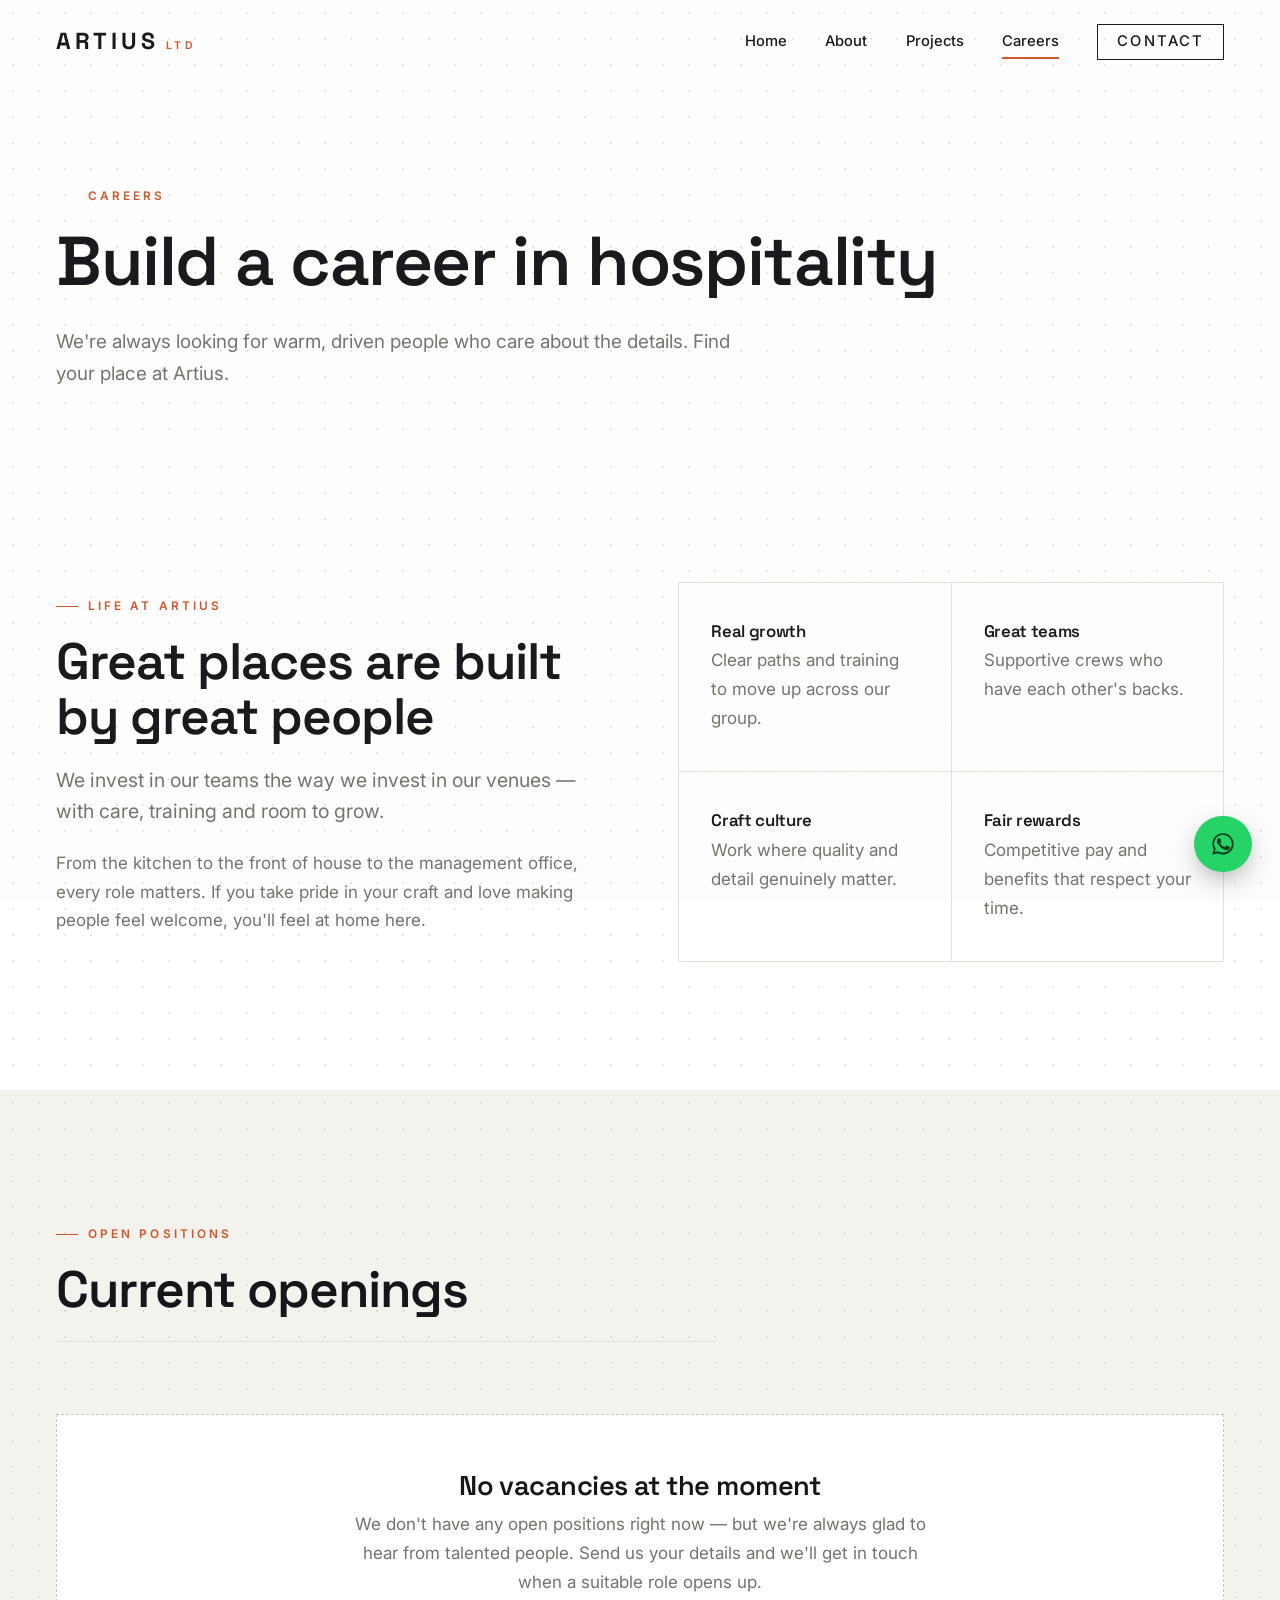
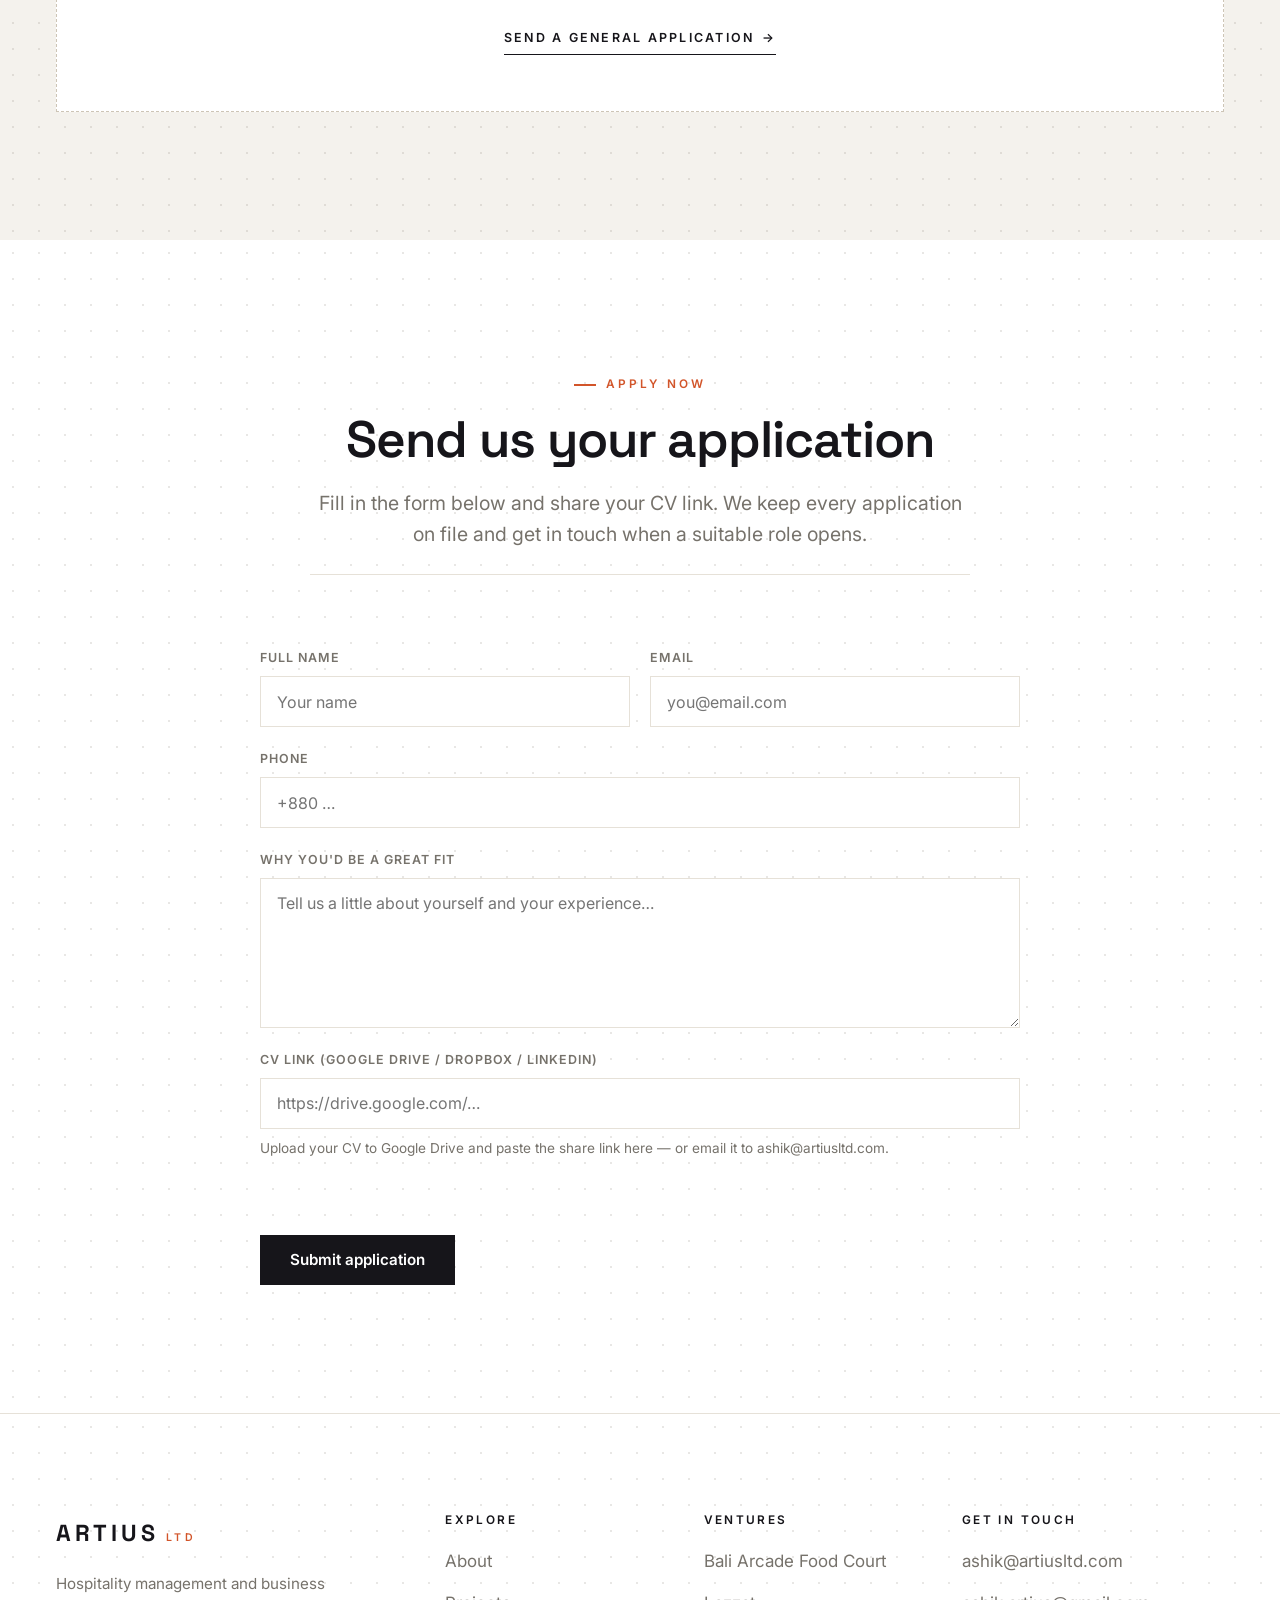
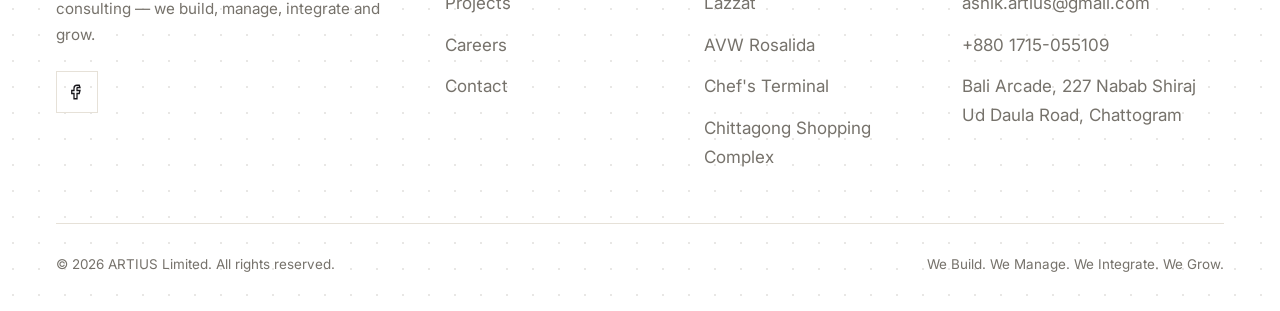
<file: careers.html>
<!DOCTYPE html>
<html lang="en">
<head>
  <meta charset="UTF-8" />
  <meta name="viewport" content="width=device-width, initial-scale=1.0" />
  <title>Careers — Artius Ltd</title>
  <meta name="description" content="Careers at ARTIUS Limited, Chattogram. No vacancies at present — send a general application and we'll be in touch when a suitable role opens." />
  <meta name="theme-color" content="#16151a" />
  <link rel="icon" href="data:image/svg+xml,<svg xmlns='http://www.w3.org/2000/svg' viewBox='0 0 64 64'><rect width='64' height='64' fill='%2316151a'/><text x='32' y='45' font-family='Arial,Helvetica,sans-serif' font-size='38' font-weight='700' text-anchor='middle' fill='%23d2552a'>A</text></svg>" />
  <link rel="preconnect" href="https://fonts.googleapis.com" />
  <link rel="preconnect" href="https://fonts.gstatic.com" crossorigin />
  <link href="https://fonts.googleapis.com/css2?family=Inter:wght@400;500;600;700&family=Space+Grotesk:wght@500;600;700&display=swap" rel="stylesheet" />
  <link rel="stylesheet" href="css/styles.css" />
</head>
<body>

  <!-- ============ HEADER ============ -->
  <header class="site-header" id="header">
    <div class="container site-header__inner">
      <a class="brand" href="index.html" aria-label="Artius Ltd home">
        <span class="brand__mark">ARTIUS</span><span class="brand__sub">LTD</span>
      </a>
      <nav class="nav" id="nav" aria-label="Primary">
        <a href="index.html">Home</a>
        <a href="about.html">About</a>
        <a href="projects.html">Projects</a>
        <a href="careers.html">Careers</a>
        <a href="contact.html" class="nav__cta">Contact</a>
      </nav>
      <button class="nav-toggle" id="navToggle" aria-label="Toggle menu" aria-controls="nav">
        <span></span><span></span><span></span>
      </button>
    </div>
  </header>

  <!-- ============ PAGE HERO ============ -->
  <section class="page-hero">
    <div class="container">
      <span class="eyebrow" style="color:#d2552a">Careers</span>
      <h1>Build a career in hospitality</h1>
      <p>We're always looking for warm, driven people who care about the details. Find your place at Artius.</p>
    </div>
  </section>

  <!-- ============ WHY JOIN ============ -->
  <section class="section">
    <div class="container">
      <div class="split">
        <div data-reveal>
          <span class="eyebrow">Life at Artius</span>
          <h2>Great places are built by great people</h2>
          <p class="lead">We invest in our teams the way we invest in our venues — with care, training and room to grow.</p>
          <p class="text-muted">From the kitchen to the front of house to the management office, every role matters. If you take pride in your craft and love making people feel welcome, you'll feel at home here.</p>
        </div>
        <div class="values" style="grid-template-columns:1fr 1fr" data-reveal data-reveal-delay="1">
          <div class="value-card"><h3 style="font-size:1.05rem">Real growth</h3><p class="text-muted" style="margin:0">Clear paths and training to move up across our group.</p></div>
          <div class="value-card"><h3 style="font-size:1.05rem">Great teams</h3><p class="text-muted" style="margin:0">Supportive crews who have each other's backs.</p></div>
          <div class="value-card"><h3 style="font-size:1.05rem">Craft culture</h3><p class="text-muted" style="margin:0">Work where quality and detail genuinely matter.</p></div>
          <div class="value-card"><h3 style="font-size:1.05rem">Fair rewards</h3><p class="text-muted" style="margin:0">Competitive pay and benefits that respect your time.</p></div>
        </div>
      </div>
    </div>
  </section>

  <!-- ============ OPEN ROLES ============ -->
  <section class="section section--sand">
    <div class="container">
      <div class="section-head" data-reveal>
        <span class="eyebrow">Open positions</span>
        <h2>Current openings</h2>
      </div>

      <!-- ------------------------------------------------------------------
           NO VACANCIES RIGHT NOW.
           When a role opens, delete this <div class="notice"> block and
           uncomment the .job-list below, editing the details for each role.
           ------------------------------------------------------------------ -->
      <div class="notice" data-reveal>
        <h3>No vacancies at the moment</h3>
        <p>We don't have any open positions right now — but we're always glad to hear from talented people. Send us your details and we'll get in touch when a suitable role opens up.</p>
        <a href="#apply" class="link-arrow">Send a general application <span class="ar">→</span></a>
      </div>

      <!--
      <div class="job-list">
        <div class="job" data-reveal>
          <div>
            <span class="tag">Venue name</span>
            <h3 style="margin-top:0.6rem">Job title</h3>
            <div class="job__meta">
              <span>📍 Chattogram, Bangladesh</span><span>🕑 Full-time</span><span>🍽 Department</span>
            </div>
          </div>
          <a href="#apply" class="btn btn--ghost">Apply</a>
        </div>
      </div>
      -->

    </div>
  </section>

  <!-- ============ APPLICATION FORM ============ -->
  <section class="section" id="apply">
    <div class="container">
      <div class="section-head section-head--center" data-reveal>
        <span class="eyebrow">Apply now</span>
        <h2>Send us your application</h2>
        <p class="lead" style="margin-inline:auto">Fill in the form below and share your CV link. We keep every application on file and get in touch when a suitable role opens.</p>
      </div>

      <div style="max-width:760px; margin-inline:auto" data-reveal data-reveal-delay="1">
        <form class="form" data-ajax-form>
          <!-- Web3Forms: replace the value below with your own Access Key from https://web3forms.com -->
          <input type="hidden" name="access_key" value="YOUR_WEB3FORMS_ACCESS_KEY" />
          <input type="hidden" name="subject" value="New job application — artiusltd.com" />
          <input type="hidden" name="from_name" value="Artius Ltd careers" />
          <input type="checkbox" name="botcheck" style="display:none" tabindex="-1" autocomplete="off" />

          <div class="form__row">
            <div class="field">
              <label for="name">Full name</label>
              <input type="text" id="name" name="name" placeholder="Your name" required />
            </div>
            <div class="field">
              <label for="email">Email</label>
              <input type="email" id="email" name="email" placeholder="you@email.com" required />
            </div>
          </div>
          <div class="field">
            <label for="phone">Phone</label>
            <input type="tel" id="phone" name="phone" placeholder="+880 …" required />
          </div>
          <div class="field">
            <label for="message">Why you'd be a great fit</label>
            <textarea id="message" name="message" placeholder="Tell us a little about yourself and your experience…" required></textarea>
          </div>
          <div class="field">
            <label for="cv">CV link (Google Drive / Dropbox / LinkedIn)</label>
            <input type="url" id="cv" name="cv_link" placeholder="https://drive.google.com/…" />
            <p class="form__note">Upload your CV to Google Drive and paste the share link here — or email it to <a href="mailto:ashik@artiusltd.com">ashik@artiusltd.com</a>.</p>
          </div>
          <div class="form__status" role="status" aria-live="polite"></div>
          <div>
            <button type="submit" class="btn btn--primary">Submit application</button>
          </div>
        </form>
      </div>
    </div>
  </section>

  <!-- ============ FOOTER ============ -->
  <footer class="site-footer">
    <div class="container">
      <div class="footer-grid">
        <div class="footer-brand">
          <a class="brand" href="index.html"><span class="brand__mark">ARTIUS</span><span class="brand__sub">LTD</span></a>
          <p class="footer-about">Hospitality management and business consulting — we build, manage, integrate and grow.</p>
          <div class="socials">
            <a href="https://www.facebook.com/profile.php?id=61592100734934" target="_blank" rel="noopener" aria-label="Facebook"><svg width="18" height="18" viewBox="0 0 24 24" fill="none" stroke="currentColor" stroke-width="1.7"><path d="M15 3h-3a4 4 0 0 0-4 4v3H5v4h3v7h4v-7h3l1-4h-4V7a1 1 0 0 1 1-1h3z"/></svg></a>
          </div>
        </div>
        <div>
          <h4>Explore</h4>
          <ul class="footer-links">
            <li><a href="about.html">About</a></li>
            <li><a href="projects.html">Projects</a></li>
            <li><a href="careers.html">Careers</a></li>
            <li><a href="contact.html">Contact</a></li>
          </ul>
        </div>
        <div>
          <h4>Ventures</h4>
          <ul class="footer-links">
            <li><a href="projects.html#bali-arcade">Bali Arcade Food Court</a></li>
            <li><a href="projects.html#lazzat">Lazzat</a></li>
            <li><a href="projects.html#rosalida">AVW Rosalida</a></li>
            <li><a href="projects.html#chefs-terminal">Chef's Terminal</a></li>
            <li><a href="projects.html#chittagong-shopping-complex">Chittagong Shopping Complex</a></li>
          </ul>
        </div>
        <div>
          <h4>Get in touch</h4>
          <ul class="footer-links">
            <li><a href="mailto:ashik@artiusltd.com">ashik@artiusltd.com</a></li>
            <li><a href="mailto:ashik.artius@gmail.com">ashik.artius@gmail.com</a></li>
            <li><a href="tel:+8801715055109">+880 1715-055109</a></li>
            <li>Bali Arcade, 227 Nabab Shiraj<br />Ud Daula Road, Chattogram</li>
          </ul>
        </div>
      </div>
      <div class="footer-bottom">
        <span>© <span id="year">2026</span> ARTIUS Limited. All rights reserved.</span>
        <span>We Build. We Manage. We Integrate. We Grow.</span>
      </div>
    </div>
  </footer>

  <!-- ============ FLOATING WHATSAPP ============ -->
  <a class="wa" href="https://wa.me/8801715055109" target="_blank" rel="noopener"
     aria-label="Chat with ARTIUS Limited on WhatsApp">
    <svg viewBox="0 0 24 24" fill="currentColor" aria-hidden="true"><path d="M17.47 14.38c-.3-.15-1.75-.86-2.02-.96-.27-.1-.47-.15-.67.15-.2.3-.77.9-.95 1.08-.17.18-.35.2-.65.07-.3-.15-1.13-.42-2.15-1.33-.8-.71-1.33-1.59-1.48-1.89-.15-.3-.02-.46.13-.61.13-.13.3-.35.45-.53.15-.17.2-.3.3-.5.1-.2.05-.38-.03-.53-.07-.15-.67-1.6-.92-2.19-.24-.58-.49-.5-.67-.5h-.57c-.2 0-.5.07-.77.37-.27.3-1.02.99-1.02 2.42s1.05 2.81 1.2 3.01c.15.2 2.06 3.29 5.02 4.49.7.3 1.25.48 1.68.62.7.22 1.34.19 1.85.12.55-.08 1.75-.71 2-1.41.25-.7.25-1.29.17-1.41-.07-.13-.27-.2-.57-.35Z"/><path d="M12.04 2C6.6 2 2.2 6.4 2.2 11.84c0 1.74.46 3.44 1.32 4.94L2 22l5.34-1.4a9.8 9.8 0 0 0 4.7 1.2h.01c5.43 0 9.84-4.4 9.84-9.84C21.89 6.4 17.48 2 12.04 2Zm0 17.96h-.01a8.2 8.2 0 0 1-4.16-1.14l-.3-.18-3.1.81.83-3.03-.19-.31a8.16 8.16 0 0 1-1.25-4.35c0-4.52 3.68-8.19 8.2-8.19a8.19 8.19 0 0 1 .01 16.39Z"/></svg>
    <span>WhatsApp us</span>
  </a>

  <script src="js/main.js"></script>
</body>
</html>
</file>
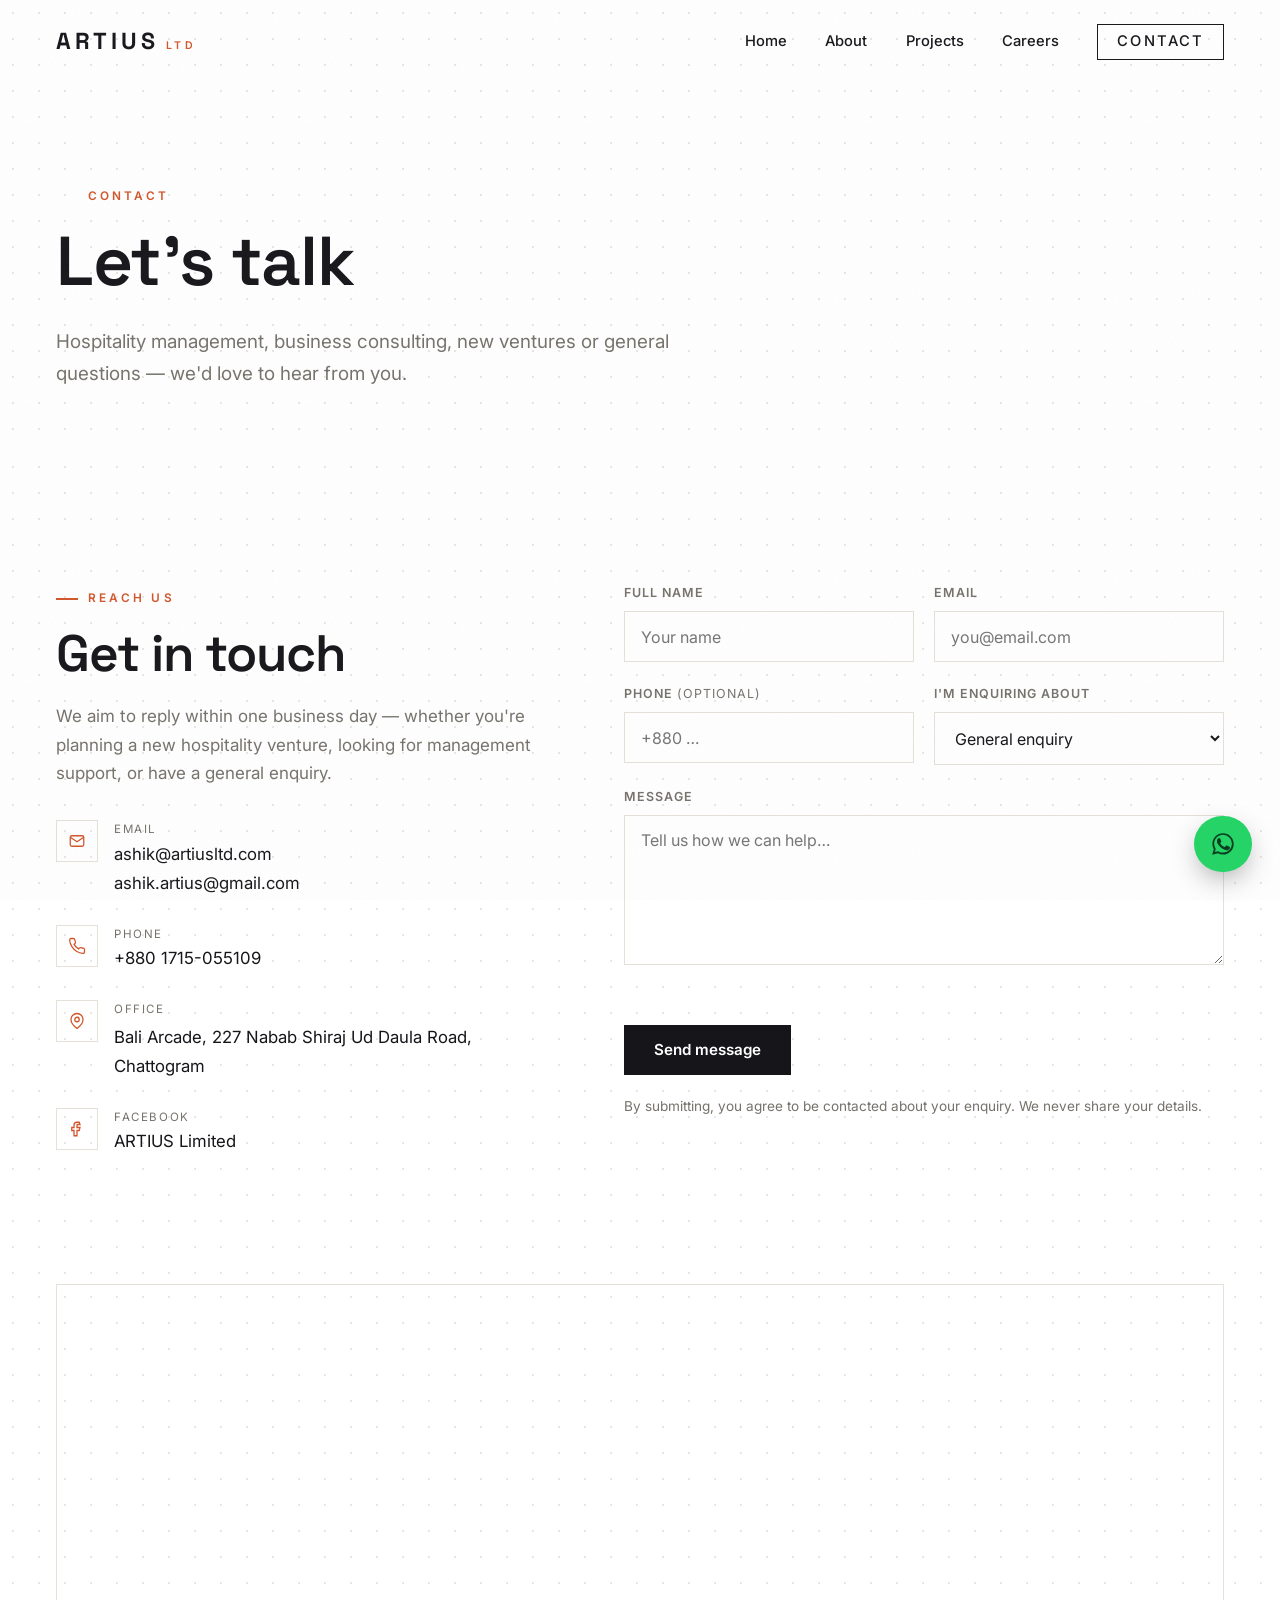
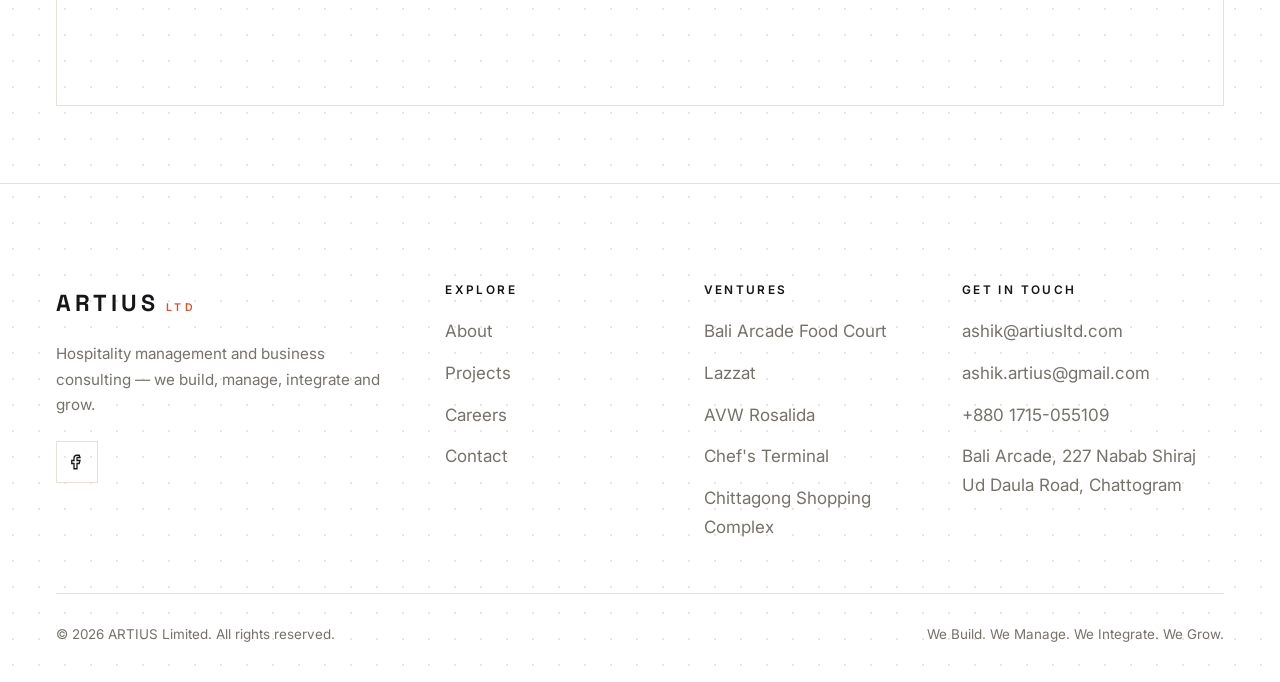
<file: contact.html>
<!DOCTYPE html>
<html lang="en">
<head>
  <meta charset="UTF-8" />
  <meta name="viewport" content="width=device-width, initial-scale=1.0" />
  <title>Contact — Artius Ltd</title>
  <meta name="description" content="Get in touch with ARTIUS Limited in Chattogram — hospitality management, business consulting and new venture enquiries." />
  <meta name="theme-color" content="#16151a" />
  <link rel="icon" href="data:image/svg+xml,<svg xmlns='http://www.w3.org/2000/svg' viewBox='0 0 64 64'><rect width='64' height='64' fill='%2316151a'/><text x='32' y='45' font-family='Arial,Helvetica,sans-serif' font-size='38' font-weight='700' text-anchor='middle' fill='%23d2552a'>A</text></svg>" />
  <link rel="preconnect" href="https://fonts.googleapis.com" />
  <link rel="preconnect" href="https://fonts.gstatic.com" crossorigin />
  <link href="https://fonts.googleapis.com/css2?family=Inter:wght@400;500;600;700&family=Space+Grotesk:wght@500;600;700&display=swap" rel="stylesheet" />
  <link rel="stylesheet" href="css/styles.css" />
</head>
<body>

  <!-- ============ HEADER ============ -->
  <header class="site-header" id="header">
    <div class="container site-header__inner">
      <a class="brand" href="index.html" aria-label="Artius Ltd home">
        <span class="brand__mark">ARTIUS</span><span class="brand__sub">LTD</span>
      </a>
      <nav class="nav" id="nav" aria-label="Primary">
        <a href="index.html">Home</a>
        <a href="about.html">About</a>
        <a href="projects.html">Projects</a>
        <a href="careers.html">Careers</a>
        <a href="contact.html" class="nav__cta">Contact</a>
      </nav>
      <button class="nav-toggle" id="navToggle" aria-label="Toggle menu" aria-controls="nav">
        <span></span><span></span><span></span>
      </button>
    </div>
  </header>

  <!-- ============ PAGE HERO ============ -->
  <section class="page-hero">
    <div class="container">
      <span class="eyebrow" style="color:#d2552a">Contact</span>
      <h1>Let's talk</h1>
      <p>Hospitality management, business consulting, new ventures or general questions — we'd love to hear from you.</p>
    </div>
  </section>

  <!-- ============ CONTACT ============ -->
  <section class="section">
    <div class="container">
      <div class="contact-grid">
        <!-- Info -->
        <div data-reveal>
          <span class="eyebrow">Reach us</span>
          <h2>Get in touch</h2>
          <p class="text-muted">We aim to reply within one business day — whether you're planning a new hospitality venture, looking for management support, or have a general enquiry.</p>
          <ul class="info-list" style="margin-top:2rem">
            <li>
              <span class="ico"><svg width="18" height="18" viewBox="0 0 24 24" fill="none" stroke="currentColor" stroke-width="1.7"><rect x="3" y="5" width="18" height="14" rx="2"/><path d="m3 7 9 6 9-6"/></svg></span>
              <div><span>Email</span>
                <a href="mailto:ashik@artiusltd.com">ashik@artiusltd.com</a><br />
                <a href="mailto:ashik.artius@gmail.com">ashik.artius@gmail.com</a>
              </div>
            </li>
            <li>
              <span class="ico"><svg width="18" height="18" viewBox="0 0 24 24" fill="none" stroke="currentColor" stroke-width="1.7"><path d="M22 16.9v3a2 2 0 0 1-2.2 2 19.8 19.8 0 0 1-8.6-3 19.5 19.5 0 0 1-6-6 19.8 19.8 0 0 1-3-8.6A2 2 0 0 1 4.1 2h3a2 2 0 0 1 2 1.7c.1 1 .4 1.9.7 2.8a2 2 0 0 1-.5 2.1L8.1 9.9a16 16 0 0 0 6 6l1.3-1.3a2 2 0 0 1 2.1-.4c.9.3 1.8.6 2.8.7a2 2 0 0 1 1.7 2Z"/></svg></span>
              <div><span>Phone</span><a href="tel:+8801715055109">+880 1715-055109</a></div>
            </li>
            <li>
              <span class="ico"><svg width="18" height="18" viewBox="0 0 24 24" fill="none" stroke="currentColor" stroke-width="1.7"><path d="M20 10c0 6-8 12-8 12s-8-6-8-12a8 8 0 0 1 16 0Z"/><circle cx="12" cy="10" r="3"/></svg></span>
              <div><span>Office</span><p>Bali Arcade, 227 Nabab Shiraj Ud Daula Road, Chattogram</p></div>
            </li>
            <li>
              <span class="ico"><svg width="18" height="18" viewBox="0 0 24 24" fill="none" stroke="currentColor" stroke-width="1.7"><path d="M15 3h-3a4 4 0 0 0-4 4v3H5v4h3v7h4v-7h3l1-4h-4V7a1 1 0 0 1 1-1h3z"/></svg></span>
              <div><span>Facebook</span><a href="https://www.facebook.com/profile.php?id=61592100734934" target="_blank" rel="noopener">ARTIUS Limited</a></div>
            </li>
          </ul>
        </div>

        <!-- Form -->
        <div data-reveal data-reveal-delay="1">
          <form class="form" data-ajax-form>
            <!-- Web3Forms: replace the value below with your own Access Key from https://web3forms.com -->
            <input type="hidden" name="access_key" value="YOUR_WEB3FORMS_ACCESS_KEY" />
            <input type="hidden" name="subject" value="New enquiry from artiusltd.com" />
            <input type="hidden" name="from_name" value="Artius Ltd website" />
            <!-- Honeypot spam trap (leave empty) -->
            <input type="checkbox" name="botcheck" style="display:none" tabindex="-1" autocomplete="off" />

            <div class="form__row">
              <div class="field">
                <label for="name">Full name</label>
                <input type="text" id="name" name="name" placeholder="Your name" required />
              </div>
              <div class="field">
                <label for="email">Email</label>
                <input type="email" id="email" name="email" placeholder="you@email.com" required />
              </div>
            </div>
            <div class="form__row">
              <div class="field">
                <label for="phone">Phone <span class="text-muted" style="font-weight:400">(optional)</span></label>
                <input type="tel" id="phone" name="phone" placeholder="+880 …" />
              </div>
              <div class="field">
                <label for="topic">I'm enquiring about</label>
                <select id="topic" name="topic">
                  <option>General enquiry</option>
                  <option>Hospitality management</option>
                  <option>Business consulting</option>
                  <option>New venture / project</option>
                  <option>Press &amp; media</option>
                  <option>Careers</option>
                </select>
              </div>
            </div>
            <div class="field">
              <label for="message">Message</label>
              <textarea id="message" name="message" placeholder="Tell us how we can help…" required></textarea>
            </div>
            <div class="form__status" role="status" aria-live="polite"></div>
            <div>
              <button type="submit" class="btn btn--primary">Send message</button>
            </div>
            <p class="form__note">By submitting, you agree to be contacted about your enquiry. We never share your details.</p>
          </form>
        </div>
      </div>
    </div>
  </section>

  <!-- ============ MAP ============ -->
  <section class="section section--tight" style="padding-top:0">
    <div class="container">
      <div data-reveal style="border-radius:var(--radius); overflow:hidden; border:1px solid var(--line)">
        <!-- Replace the src below with your venue/office location from Google Maps (Share > Embed a map) -->
        <iframe
          title="Artius Ltd location"
          src="https://www.google.com/maps?q=227+Nabab+Shiraj+Ud+Daula+Road,+Chattogram,+Bangladesh&output=embed"
          width="100%" height="420" style="border:0; display:block" loading="lazy"
          referrerpolicy="no-referrer-when-downgrade"></iframe>
      </div>
    </div>
  </section>

  <!-- ============ FOOTER ============ -->
  <footer class="site-footer">
    <div class="container">
      <div class="footer-grid">
        <div class="footer-brand">
          <a class="brand" href="index.html"><span class="brand__mark">ARTIUS</span><span class="brand__sub">LTD</span></a>
          <p class="footer-about">Hospitality management and business consulting — we build, manage, integrate and grow.</p>
          <div class="socials">
            <a href="https://www.facebook.com/profile.php?id=61592100734934" target="_blank" rel="noopener" aria-label="Facebook"><svg width="18" height="18" viewBox="0 0 24 24" fill="none" stroke="currentColor" stroke-width="1.7"><path d="M15 3h-3a4 4 0 0 0-4 4v3H5v4h3v7h4v-7h3l1-4h-4V7a1 1 0 0 1 1-1h3z"/></svg></a>
          </div>
        </div>
        <div>
          <h4>Explore</h4>
          <ul class="footer-links">
            <li><a href="about.html">About</a></li>
            <li><a href="projects.html">Projects</a></li>
            <li><a href="careers.html">Careers</a></li>
            <li><a href="contact.html">Contact</a></li>
          </ul>
        </div>
        <div>
          <h4>Ventures</h4>
          <ul class="footer-links">
            <li><a href="projects.html#bali-arcade">Bali Arcade Food Court</a></li>
            <li><a href="projects.html#lazzat">Lazzat</a></li>
            <li><a href="projects.html#rosalida">AVW Rosalida</a></li>
            <li><a href="projects.html#chefs-terminal">Chef's Terminal</a></li>
            <li><a href="projects.html#chittagong-shopping-complex">Chittagong Shopping Complex</a></li>
          </ul>
        </div>
        <div>
          <h4>Get in touch</h4>
          <ul class="footer-links">
            <li><a href="mailto:ashik@artiusltd.com">ashik@artiusltd.com</a></li>
            <li><a href="mailto:ashik.artius@gmail.com">ashik.artius@gmail.com</a></li>
            <li><a href="tel:+8801715055109">+880 1715-055109</a></li>
            <li>Bali Arcade, 227 Nabab Shiraj<br />Ud Daula Road, Chattogram</li>
          </ul>
        </div>
      </div>
      <div class="footer-bottom">
        <span>© <span id="year">2026</span> ARTIUS Limited. All rights reserved.</span>
        <span>We Build. We Manage. We Integrate. We Grow.</span>
      </div>
    </div>
  </footer>

  <!-- ============ FLOATING WHATSAPP ============ -->
  <a class="wa" href="https://wa.me/8801715055109" target="_blank" rel="noopener"
     aria-label="Chat with ARTIUS Limited on WhatsApp">
    <svg viewBox="0 0 24 24" fill="currentColor" aria-hidden="true"><path d="M17.47 14.38c-.3-.15-1.75-.86-2.02-.96-.27-.1-.47-.15-.67.15-.2.3-.77.9-.95 1.08-.17.18-.35.2-.65.07-.3-.15-1.13-.42-2.15-1.33-.8-.71-1.33-1.59-1.48-1.89-.15-.3-.02-.46.13-.61.13-.13.3-.35.45-.53.15-.17.2-.3.3-.5.1-.2.05-.38-.03-.53-.07-.15-.67-1.6-.92-2.19-.24-.58-.49-.5-.67-.5h-.57c-.2 0-.5.07-.77.37-.27.3-1.02.99-1.02 2.42s1.05 2.81 1.2 3.01c.15.2 2.06 3.29 5.02 4.49.7.3 1.25.48 1.68.62.7.22 1.34.19 1.85.12.55-.08 1.75-.71 2-1.41.25-.7.25-1.29.17-1.41-.07-.13-.27-.2-.57-.35Z"/><path d="M12.04 2C6.6 2 2.2 6.4 2.2 11.84c0 1.74.46 3.44 1.32 4.94L2 22l5.34-1.4a9.8 9.8 0 0 0 4.7 1.2h.01c5.43 0 9.84-4.4 9.84-9.84C21.89 6.4 17.48 2 12.04 2Zm0 17.96h-.01a8.2 8.2 0 0 1-4.16-1.14l-.3-.18-3.1.81.83-3.03-.19-.31a8.16 8.16 0 0 1-1.25-4.35c0-4.52 3.68-8.19 8.2-8.19a8.19 8.19 0 0 1 .01 16.39Z"/></svg>
    <span>WhatsApp us</span>
  </a>

  <script src="js/main.js"></script>
</body>
</html>
</file>
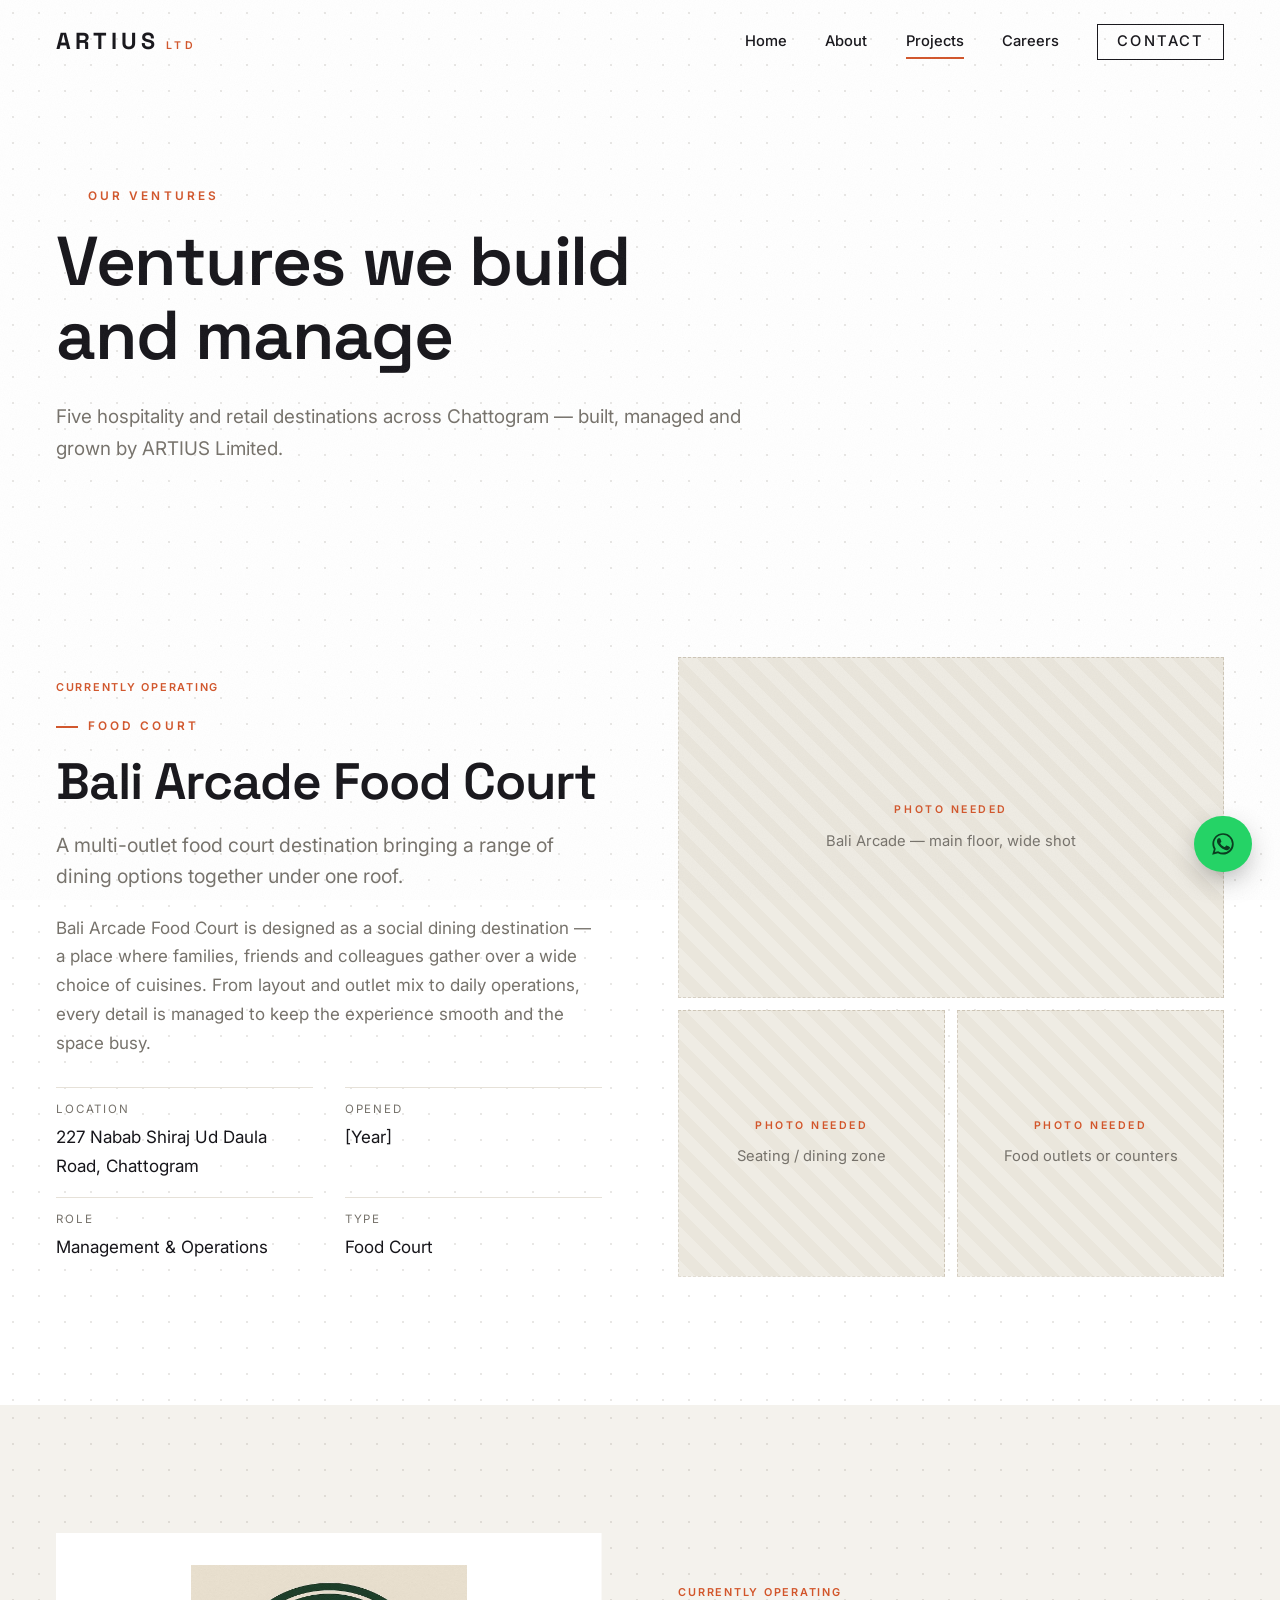
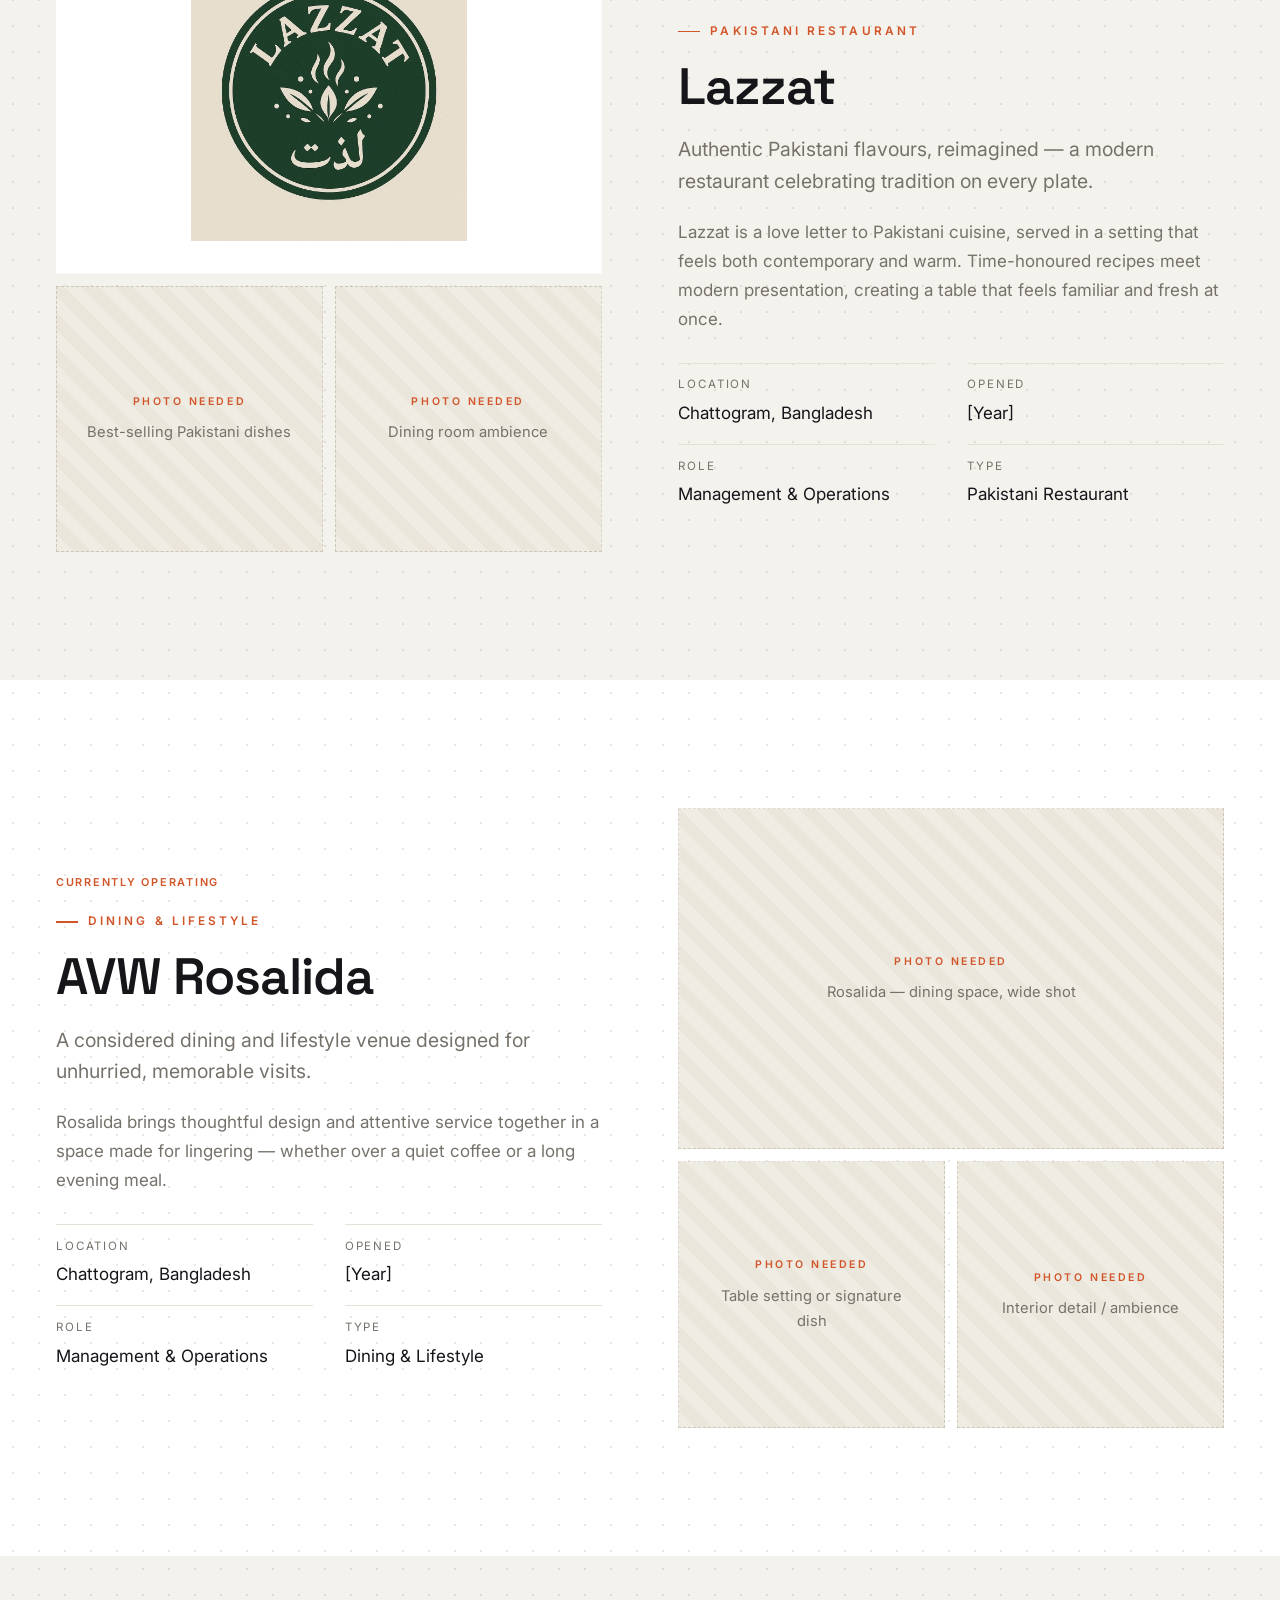
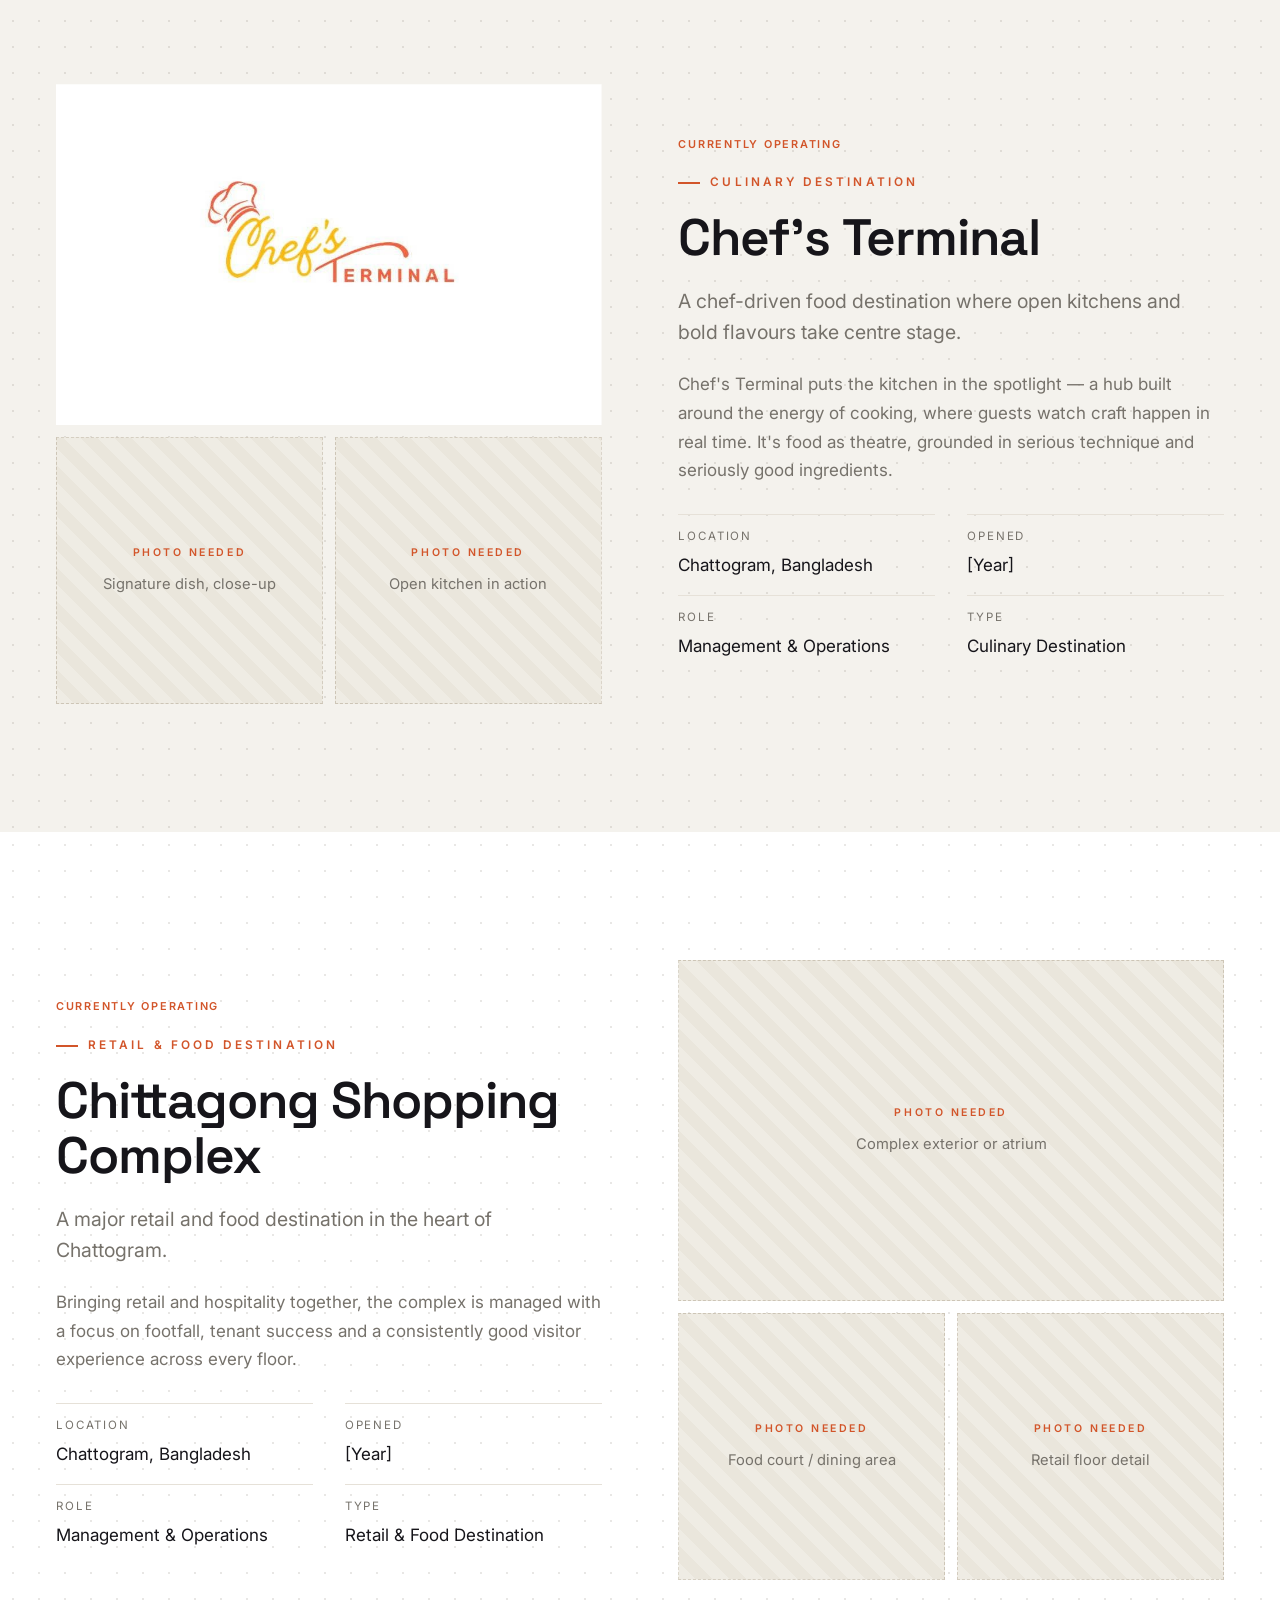
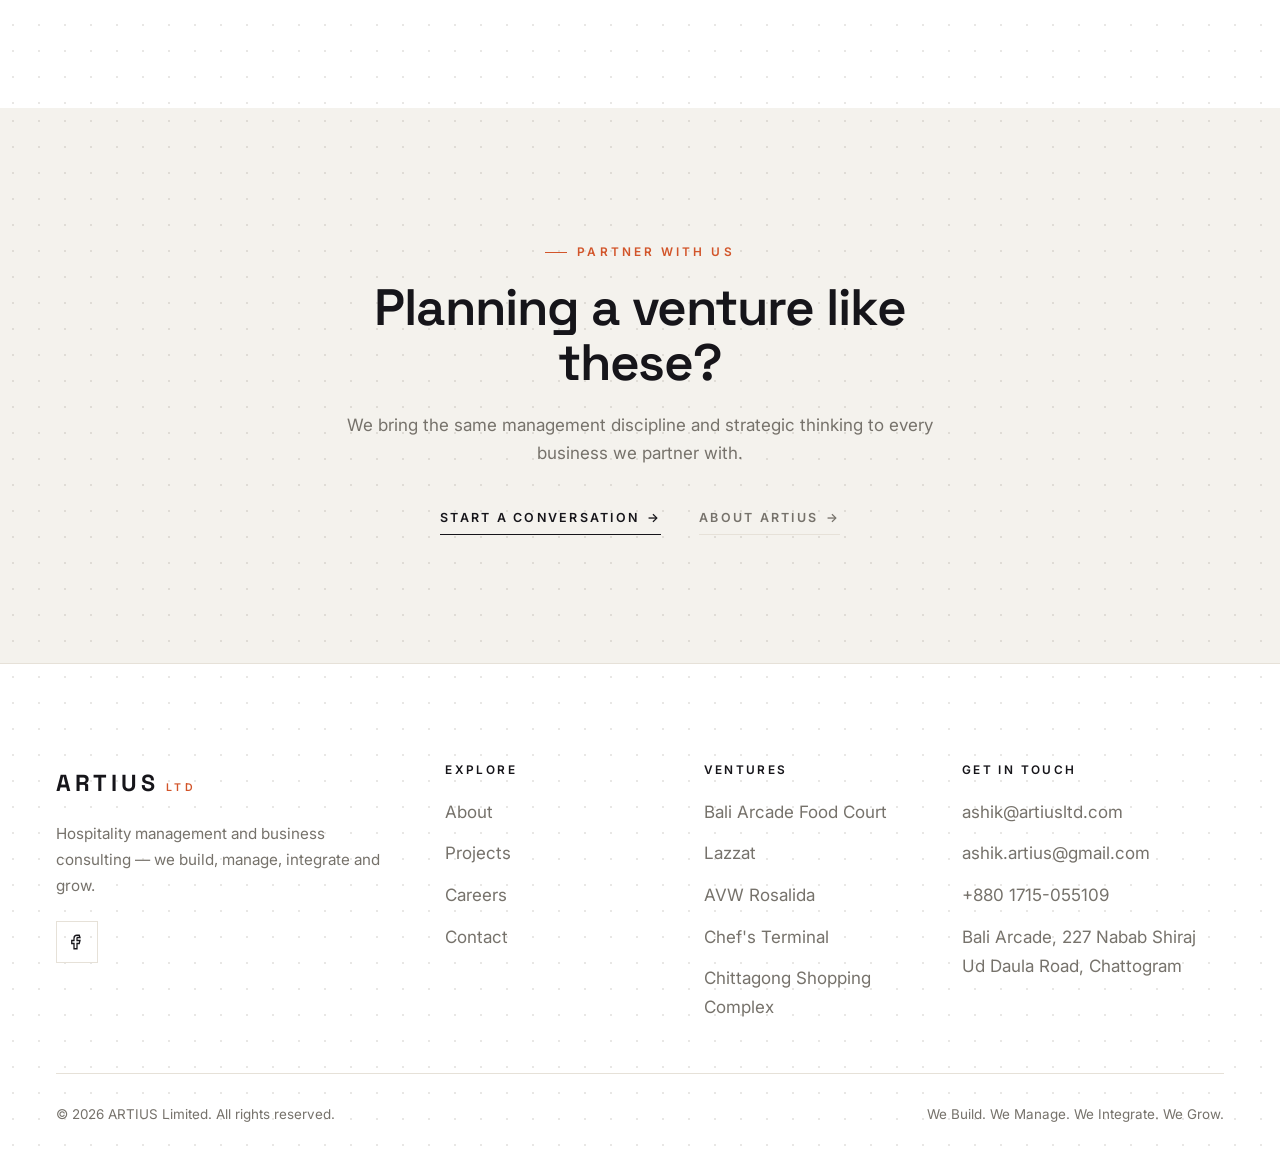
<file: projects.html>
<!DOCTYPE html>
<html lang="en">
<head>
  <meta charset="UTF-8" />
  <meta name="viewport" content="width=device-width, initial-scale=1.0" />
  <title>Projects — Artius Ltd</title>
  <meta name="description" content="Ventures built and managed by ARTIUS Limited: Bali Arcade Food Court, Lazzat, AVW Rosalida, Chef's Terminal and Chittagong Shopping Complex." />
  <meta name="theme-color" content="#16151a" />
  <link rel="icon" href="data:image/svg+xml,<svg xmlns='http://www.w3.org/2000/svg' viewBox='0 0 64 64'><rect width='64' height='64' fill='%2316151a'/><text x='32' y='45' font-family='Arial,Helvetica,sans-serif' font-size='38' font-weight='700' text-anchor='middle' fill='%23d2552a'>A</text></svg>" />
  <link rel="preconnect" href="https://fonts.googleapis.com" />
  <link rel="preconnect" href="https://fonts.gstatic.com" crossorigin />
  <link href="https://fonts.googleapis.com/css2?family=Inter:wght@400;500;600;700&family=Space+Grotesk:wght@500;600;700&display=swap" rel="stylesheet" />
  <link rel="stylesheet" href="css/styles.css" />
</head>
<body>

  <!-- ============ HEADER ============ -->
  <header class="site-header" id="header">
    <div class="container site-header__inner">
      <a class="brand" href="index.html" aria-label="Artius Ltd home">
        <span class="brand__mark">ARTIUS</span><span class="brand__sub">LTD</span>
      </a>
      <nav class="nav" id="nav" aria-label="Primary">
        <a href="index.html">Home</a>
        <a href="about.html">About</a>
        <a href="projects.html">Projects</a>
        <a href="careers.html">Careers</a>
        <a href="contact.html" class="nav__cta">Contact</a>
      </nav>
      <button class="nav-toggle" id="navToggle" aria-label="Toggle menu" aria-controls="nav">
        <span></span><span></span><span></span>
      </button>
    </div>
  </header>

  <!-- ============ PAGE HERO ============ -->
  <section class="page-hero">
    <div class="container">
      <span class="eyebrow" style="color:#d2552a">Our ventures</span>
      <h1>Ventures we build <br />and manage</h1>
      <p>Five hospitality and retail destinations across Chattogram — built, managed and grown by ARTIUS Limited.</p>
    </div>
  </section>

  <!-- ============ PROJECT 1: BALI ARCADE FOOD COURT ============ -->
  <section class="section" id="bali-arcade">
    <div class="container">
      <div class="project-detail">
        <div data-reveal>
          <span class="tag">Currently Operating</span>
          <span class="eyebrow" style="display:block; margin-top:1rem">Food Court</span>
          <h2>Bali Arcade Food Court</h2>
          <p class="lead">A multi-outlet food court destination bringing a range of dining options together under one roof.</p>
          <p class="text-muted">Bali Arcade Food Court is designed as a social dining destination — a place where families, friends and colleagues gather over a wide choice of cuisines. From layout and outlet mix to daily operations, every detail is managed to keep the experience smooth and the space busy.</p>
          <ul class="project-detail__meta">
            <li><span>Location</span> 227 Nabab Shiraj Ud Daula Road, Chattogram</li>
            <li><span>Opened</span> [Year]</li>
            <li><span>Role</span> Management &amp; Operations</li>
            <li><span>Type</span> Food Court</li>
          </ul>
        </div>
        <div class="gallery" data-reveal data-reveal-delay="1">
          <div class="ph"><span class="ph__tag">Photo needed</span><p>Bali Arcade — main floor, wide shot</p></div>
          <div class="ph"><span class="ph__tag">Photo needed</span><p>Seating / dining zone</p></div>
          <div class="ph"><span class="ph__tag">Photo needed</span><p>Food outlets or counters</p></div>
        </div>
      </div>
    </div>
  </section>

  <!-- ============ PROJECT 2: LAZZAT ============ -->
  <section class="section section--sand" id="lazzat">
    <div class="container">
      <div class="project-detail">
        <div class="gallery" data-reveal>
          <img class="is-logo" src="images/lazzat.jpg" alt="Lazzat logo" loading="lazy" />
          <div class="ph"><span class="ph__tag">Photo needed</span><p>Best-selling Pakistani dishes</p></div>
          <div class="ph"><span class="ph__tag">Photo needed</span><p>Dining room ambience</p></div>
        </div>
        <div data-reveal data-reveal-delay="1">
          <span class="tag">Currently Operating</span>
          <span class="eyebrow" style="display:block; margin-top:1rem">Pakistani Restaurant</span>
          <h2>Lazzat</h2>
          <p class="lead">Authentic Pakistani flavours, reimagined — a modern restaurant celebrating tradition on every plate.</p>
          <p class="text-muted">Lazzat is a love letter to Pakistani cuisine, served in a setting that feels both contemporary and warm. Time-honoured recipes meet modern presentation, creating a table that feels familiar and fresh at once.</p>
          <ul class="project-detail__meta">
            <li><span>Location</span> Chattogram, Bangladesh</li>
            <li><span>Opened</span> [Year]</li>
            <li><span>Role</span> Management &amp; Operations</li>
            <li><span>Type</span> Pakistani Restaurant</li>
          </ul>
        </div>
      </div>
    </div>
  </section>

  <!-- ============ PROJECT 3: AVW ROSALIDA ============ -->
  <section class="section" id="rosalida">
    <div class="container">
      <div class="project-detail">
        <div data-reveal>
          <span class="tag">Currently Operating</span>
          <span class="eyebrow" style="display:block; margin-top:1rem">Dining &amp; Lifestyle</span>
          <h2>AVW Rosalida</h2>
          <p class="lead">A considered dining and lifestyle venue designed for unhurried, memorable visits.</p>
          <p class="text-muted">Rosalida brings thoughtful design and attentive service together in a space made for lingering — whether over a quiet coffee or a long evening meal.</p>
          <ul class="project-detail__meta">
            <li><span>Location</span> Chattogram, Bangladesh</li>
            <li><span>Opened</span> [Year]</li>
            <li><span>Role</span> Management &amp; Operations</li>
            <li><span>Type</span> Dining &amp; Lifestyle</li>
          </ul>
        </div>
        <div class="gallery" data-reveal data-reveal-delay="1">
          <div class="ph"><span class="ph__tag">Photo needed</span><p>Rosalida — dining space, wide shot</p></div>
          <div class="ph"><span class="ph__tag">Photo needed</span><p>Table setting or signature dish</p></div>
          <div class="ph"><span class="ph__tag">Photo needed</span><p>Interior detail / ambience</p></div>
        </div>
      </div>
    </div>
  </section>

  <!-- ============ PROJECT 4: CHEF'S TERMINAL ============ -->
  <section class="section section--sand" id="chefs-terminal">
    <div class="container">
      <div class="project-detail">
        <div class="gallery" data-reveal>
          <img class="is-logo" src="images/chefs-terminal.jpg" alt="Chef's Terminal logo" loading="lazy" />
          <div class="ph"><span class="ph__tag">Photo needed</span><p>Signature dish, close-up</p></div>
          <div class="ph"><span class="ph__tag">Photo needed</span><p>Open kitchen in action</p></div>
        </div>
        <div data-reveal data-reveal-delay="1">
          <span class="tag">Currently Operating</span>
          <span class="eyebrow" style="display:block; margin-top:1rem">Culinary Destination</span>
          <h2>Chef's Terminal</h2>
          <p class="lead">A chef-driven food destination where open kitchens and bold flavours take centre stage.</p>
          <p class="text-muted">Chef's Terminal puts the kitchen in the spotlight — a hub built around the energy of cooking, where guests watch craft happen in real time. It's food as theatre, grounded in serious technique and seriously good ingredients.</p>
          <ul class="project-detail__meta">
            <li><span>Location</span> Chattogram, Bangladesh</li>
            <li><span>Opened</span> [Year]</li>
            <li><span>Role</span> Management &amp; Operations</li>
            <li><span>Type</span> Culinary Destination</li>
          </ul>
        </div>
      </div>
    </div>
  </section>

  <!-- ============ PROJECT 5: CHITTAGONG SHOPPING COMPLEX ============ -->
  <section class="section" id="chittagong-shopping-complex">
    <div class="container">
      <div class="project-detail">
        <div data-reveal>
          <span class="tag">Currently Operating</span>
          <span class="eyebrow" style="display:block; margin-top:1rem">Retail &amp; Food Destination</span>
          <h2>Chittagong Shopping Complex</h2>
          <p class="lead">A major retail and food destination in the heart of Chattogram.</p>
          <p class="text-muted">Bringing retail and hospitality together, the complex is managed with a focus on footfall, tenant success and a consistently good visitor experience across every floor.</p>
          <ul class="project-detail__meta">
            <li><span>Location</span> Chattogram, Bangladesh</li>
            <li><span>Opened</span> [Year]</li>
            <li><span>Role</span> Management &amp; Operations</li>
            <li><span>Type</span> Retail &amp; Food Destination</li>
          </ul>
        </div>
        <div class="gallery" data-reveal data-reveal-delay="1">
          <div class="ph"><span class="ph__tag">Photo needed</span><p>Complex exterior or atrium</p></div>
          <div class="ph"><span class="ph__tag">Photo needed</span><p>Food court / dining area</p></div>
          <div class="ph"><span class="ph__tag">Photo needed</span><p>Retail floor detail</p></div>
        </div>
      </div>
    </div>
  </section>

  <!-- ============ CTA BAND ============ -->
  <section class="section section--sand cta-band">
    <div class="container" data-reveal>
      <span class="eyebrow">Partner with us</span>
      <h2>Planning a venture like these?</h2>
      <p>We bring the same management discipline and strategic thinking to every business we partner with.</p>
      <div class="cta-actions">
        <a href="contact.html" class="link-arrow">Start a conversation <span class="ar">→</span></a>
        <a href="about.html" class="link-arrow link-arrow--muted">About Artius <span class="ar">→</span></a>
      </div>
    </div>
  </section>

  <!-- ============ FOOTER ============ -->
  <footer class="site-footer">
    <div class="container">
      <div class="footer-grid">
        <div class="footer-brand">
          <a class="brand" href="index.html"><span class="brand__mark">ARTIUS</span><span class="brand__sub">LTD</span></a>
          <p class="footer-about">Hospitality management and business consulting — we build, manage, integrate and grow.</p>
          <div class="socials">
            <a href="https://www.facebook.com/profile.php?id=61592100734934" target="_blank" rel="noopener" aria-label="Facebook"><svg width="18" height="18" viewBox="0 0 24 24" fill="none" stroke="currentColor" stroke-width="1.7"><path d="M15 3h-3a4 4 0 0 0-4 4v3H5v4h3v7h4v-7h3l1-4h-4V7a1 1 0 0 1 1-1h3z"/></svg></a>
          </div>
        </div>
        <div>
          <h4>Explore</h4>
          <ul class="footer-links">
            <li><a href="about.html">About</a></li>
            <li><a href="projects.html">Projects</a></li>
            <li><a href="careers.html">Careers</a></li>
            <li><a href="contact.html">Contact</a></li>
          </ul>
        </div>
        <div>
          <h4>Ventures</h4>
          <ul class="footer-links">
            <li><a href="projects.html#bali-arcade">Bali Arcade Food Court</a></li>
            <li><a href="projects.html#lazzat">Lazzat</a></li>
            <li><a href="projects.html#rosalida">AVW Rosalida</a></li>
            <li><a href="projects.html#chefs-terminal">Chef's Terminal</a></li>
            <li><a href="projects.html#chittagong-shopping-complex">Chittagong Shopping Complex</a></li>
          </ul>
        </div>
        <div>
          <h4>Get in touch</h4>
          <ul class="footer-links">
            <li><a href="mailto:ashik@artiusltd.com">ashik@artiusltd.com</a></li>
            <li><a href="mailto:ashik.artius@gmail.com">ashik.artius@gmail.com</a></li>
            <li><a href="tel:+8801715055109">+880 1715-055109</a></li>
            <li>Bali Arcade, 227 Nabab Shiraj<br />Ud Daula Road, Chattogram</li>
          </ul>
        </div>
      </div>
      <div class="footer-bottom">
        <span>© <span id="year">2026</span> ARTIUS Limited. All rights reserved.</span>
        <span>We Build. We Manage. We Integrate. We Grow.</span>
      </div>
    </div>
  </footer>

  <!-- ============ FLOATING WHATSAPP ============ -->
  <a class="wa" href="https://wa.me/8801715055109" target="_blank" rel="noopener"
     aria-label="Chat with ARTIUS Limited on WhatsApp">
    <svg viewBox="0 0 24 24" fill="currentColor" aria-hidden="true"><path d="M17.47 14.38c-.3-.15-1.75-.86-2.02-.96-.27-.1-.47-.15-.67.15-.2.3-.77.9-.95 1.08-.17.18-.35.2-.65.07-.3-.15-1.13-.42-2.15-1.33-.8-.71-1.33-1.59-1.48-1.89-.15-.3-.02-.46.13-.61.13-.13.3-.35.45-.53.15-.17.2-.3.3-.5.1-.2.05-.38-.03-.53-.07-.15-.67-1.6-.92-2.19-.24-.58-.49-.5-.67-.5h-.57c-.2 0-.5.07-.77.37-.27.3-1.02.99-1.02 2.42s1.05 2.81 1.2 3.01c.15.2 2.06 3.29 5.02 4.49.7.3 1.25.48 1.68.62.7.22 1.34.19 1.85.12.55-.08 1.75-.71 2-1.41.25-.7.25-1.29.17-1.41-.07-.13-.27-.2-.57-.35Z"/><path d="M12.04 2C6.6 2 2.2 6.4 2.2 11.84c0 1.74.46 3.44 1.32 4.94L2 22l5.34-1.4a9.8 9.8 0 0 0 4.7 1.2h.01c5.43 0 9.84-4.4 9.84-9.84C21.89 6.4 17.48 2 12.04 2Zm0 17.96h-.01a8.2 8.2 0 0 1-4.16-1.14l-.3-.18-3.1.81.83-3.03-.19-.31a8.16 8.16 0 0 1-1.25-4.35c0-4.52 3.68-8.19 8.2-8.19a8.19 8.19 0 0 1 .01 16.39Z"/></svg>
    <span>WhatsApp us</span>
  </a>

  <script src="js/main.js"></script>
</body>
</html>
</file>
<file: css/styles.css>
/* =====================================================================
   ARTIUS LTD — Design System  ·  "Light & minimal" (decorsystems-inspired)
   Light, spacious, editorial. Ember used only as a subtle accent.
   Edit the variables in :root to re-skin the whole site at once.
   ===================================================================== */

/* ---------- 1. Design tokens (colors, fonts, spacing) ---------- */
:root {
  --ink:        #16151a;   /* near-black text / dark elements */
  --ink-soft:   #3a3833;
  --paper:      #ffffff;   /* main page background */
  --sand:       #f4f2ed;   /* soft off-white alternating sections */
  --muted:      #76726b;   /* secondary text */
  --line:       #e6e1d8;   /* hairlines / borders */
  --accent:     #d2552a;   /* ember — subtle accent only */
  --accent-dk:  #b0431f;

  /* Typography */
  --font-display: "Space Grotesk", "Inter", -apple-system, BlinkMacSystemFont, sans-serif;
  --font-body: "Inter", -apple-system, BlinkMacSystemFont, "Segoe UI", Roboto, sans-serif;

  /* Layout */
  --container: 1280px;
  --gutter: clamp(20px, 5vw, 56px);
  --radius: 0px;            /* sharp, architectural corners */
  --shadow: 0 24px 60px -30px rgba(20, 18, 14, 0.30);

  --ease: cubic-bezier(0.22, 1, 0.36, 1);
}

/* ---------- 2. Reset / base ---------- */
*, *::before, *::after { box-sizing: border-box; }
html { scroll-behavior: smooth; }
body {
  margin: 0;
  font-family: var(--font-body);
  color: var(--ink);
  background: var(--paper);
  line-height: 1.7;
  font-size: 17px;
  -webkit-font-smoothing: antialiased;
  text-rendering: optimizeLegibility;
}
img { max-width: 100%; display: block; }
a { color: inherit; text-decoration: none; }

h1, h2, h3, h4 {
  font-family: var(--font-display);
  font-weight: 600;
  line-height: 1.08;
  margin: 0 0 0.4em;
  letter-spacing: -0.02em;
}
h1 { font-size: clamp(2.8rem, 6.2vw, 5.2rem); }
h2 { font-size: clamp(2rem, 4vw, 3.3rem); }
h3 { font-size: clamp(1.3rem, 2.2vw, 1.7rem); }
p { margin: 0 0 1.1em; }

::selection { background: var(--accent); color: #fff; }

/* ---------- 3. Layout helpers ---------- */
.container {
  width: 100%;
  max-width: var(--container);
  margin-inline: auto;
  padding-inline: var(--gutter);
}
.section { padding: clamp(72px, 10vw, 150px) 0; }
.section--sand { background: var(--sand); }
.section--ink { background: var(--ink); color: #efeae1; }
.section--tight { padding-block: clamp(48px, 6vw, 88px); }

.eyebrow {
  display: inline-block;
  font-family: var(--font-body);
  font-size: 0.74rem;
  font-weight: 600;
  letter-spacing: 0.26em;
  text-transform: uppercase;
  color: var(--accent);
  margin-bottom: 1.1rem;
}
.lead { font-size: 1.22rem; line-height: 1.6; color: var(--muted); max-width: 60ch; }
.section-head { max-width: 60ch; margin-bottom: clamp(40px, 6vw, 72px); }
.section-head--center { margin-inline: auto; text-align: center; }
.text-muted { color: var(--muted); }

/* ---------- 4. Buttons (kept for forms) + arrow links ---------- */
.btn {
  display: inline-flex;
  align-items: center;
  gap: 0.6em;
  font-family: var(--font-body);
  font-weight: 600;
  font-size: 0.95rem;
  padding: 0.95em 1.9em;
  border-radius: var(--radius);
  border: 1px solid transparent;
  cursor: pointer;
  transition: background 0.3s var(--ease), color 0.3s var(--ease),
              border-color 0.3s var(--ease), transform 0.3s var(--ease);
}
.btn:hover { transform: translateY(-2px); }
.btn--primary { background: var(--ink); color: #fff; }
.btn--primary:hover { background: var(--accent-dk); }
.btn--ghost { background: transparent; color: var(--ink); border-color: var(--ink); }
.btn--ghost:hover { background: var(--ink); color: #fff; }

/* Signature decorsystems-style text link with arrow */
.link-arrow {
  display: inline-flex;
  align-items: center;
  gap: 0.6em;
  font-family: var(--font-body);
  font-size: 0.78rem;
  font-weight: 600;
  letter-spacing: 0.18em;
  text-transform: uppercase;
  color: var(--ink);
  padding-bottom: 6px;
  border-bottom: 1px solid var(--ink);
  transition: color 0.3s var(--ease), border-color 0.3s var(--ease);
}
.link-arrow .ar { transition: transform 0.35s var(--ease); }
.link-arrow:hover { color: var(--accent); border-color: var(--accent); }
.link-arrow:hover .ar { transform: translateX(5px); }
.link-arrow--muted { color: var(--muted); border-color: var(--line); }
.link-arrow--light { color: #fff; border-color: rgba(255,255,255,0.5); }
.link-arrow--light:hover { color: #fff; border-color: #fff; }

/* ---------- 5. Header / navigation ---------- */
.site-header {
  position: fixed;
  inset: 0 0 auto 0;
  z-index: 50;
  transition: background 0.4s var(--ease), box-shadow 0.4s var(--ease);
}
.site-header__inner {
  display: flex;
  align-items: center;
  justify-content: space-between;
  height: 84px;
}
.brand { display: flex; align-items: baseline; gap: 0.45em; }
.brand__mark { font-family: var(--font-display); font-size: 1.45rem; font-weight: 700; letter-spacing: 0.16em; color: var(--ink); }
.brand__sub { font-family: var(--font-body); font-size: 0.66rem; font-weight: 600; letter-spacing: 0.32em; color: var(--accent); }

.nav { display: flex; align-items: center; gap: 2.4rem; }
.nav a { font-size: 0.92rem; font-weight: 500; color: var(--ink); position: relative; padding-block: 4px; }
.nav a:not(.nav__cta)::after {
  content: ""; position: absolute; left: 0; bottom: 0;
  width: 0; height: 1.5px; background: var(--accent);
  transition: width 0.3s var(--ease);
}
.nav a:not(.nav__cta):hover::after,
.nav a.is-active:not(.nav__cta)::after { width: 100%; }
.nav__cta {
  font-size: 0.78rem; font-weight: 600; letter-spacing: 0.14em; text-transform: uppercase;
  border: 1px solid var(--ink); padding: 0.7em 1.3em; border-radius: var(--radius);
  transition: background 0.3s var(--ease), color 0.3s var(--ease);
}
.nav__cta:hover { background: var(--ink); color: #fff; }

.site-header.is-scrolled {
  background: rgba(255,255,255,0.9);
  backdrop-filter: saturate(180%) blur(12px);
  box-shadow: 0 1px 0 var(--line);
}

.nav-toggle { display: none; flex-direction: column; gap: 5px; background: none; border: 0; cursor: pointer; padding: 8px; }
.nav-toggle span { width: 26px; height: 2px; background: var(--ink); transition: transform 0.3s var(--ease), opacity 0.3s var(--ease); }

/* ---------- 6. Hero (light, headline-led) ---------- */
.hero { padding: clamp(140px, 18vh, 200px) 0 0; background: var(--paper); }
.hero__inner { max-width: 1000px; }
.hero h1 { color: var(--ink); margin-bottom: 1.4rem; }
.hero__lead { font-size: clamp(1.15rem, 1.8vw, 1.5rem); line-height: 1.55; color: var(--muted); max-width: 54ch; margin-bottom: 2.6rem; }
.hero__actions { display: flex; flex-wrap: wrap; gap: 1.6rem 2.4rem; }
.hero__image { margin-top: clamp(56px, 8vw, 110px); width: 100%; }
.hero__image img { width: 100%; height: clamp(360px, 60vh, 680px); object-fit: cover; }

/* Inner page hero (light) */
.page-hero { background: var(--paper); padding: clamp(150px, 20vh, 210px) 0 clamp(36px, 5vw, 64px); }
.page-hero__media { display: none; }      /* no dark image header in the light theme */
.page-hero h1 { color: var(--ink); font-size: clamp(2.6rem, 5.4vw, 4.4rem); }
.page-hero p { color: var(--muted); font-size: 1.18rem; max-width: 58ch; margin: 0; }

/* ---------- 7. Stats / values ---------- */
.stats { display: grid; grid-template-columns: repeat(4, 1fr); gap: 2rem; }
.stat { border-top: 1px solid var(--line); padding-top: 1.4rem; }
.stat__num { font-family: var(--font-display); font-size: clamp(2.4rem, 4vw, 3.4rem); font-weight: 600; letter-spacing: -0.03em; }
.stat__label { font-size: 0.92rem; color: var(--muted); }

/* Always 3 across on desktop so 3 or 6 cards form complete rows */
.values { display: grid; grid-template-columns: repeat(3, minmax(0, 1fr)); gap: 1px; background: var(--line); border: 1px solid var(--line); }
@media (max-width: 900px) { .values { grid-template-columns: repeat(2, minmax(0, 1fr)); } }
@media (max-width: 560px) { .values { grid-template-columns: 1fr; } }
.value-card { padding: 2.4rem 2rem; background: var(--paper); transition: background 0.4s var(--ease); }
.value-card:hover { background: var(--sand); }
.value-card__icon { width: 44px; height: 44px; display: grid; place-items: center; color: var(--accent); margin-bottom: 1.2rem; }
.value-card h3 { font-size: 1.2rem; }

/* ---------- 8. Split (image + text) ---------- */
.split { display: grid; grid-template-columns: 1fr 1fr; gap: clamp(32px, 6vw, 80px); align-items: center; }
.split--reverse .split__media { order: 2; }
.split__media { overflow: hidden; }
.split__media img { width: 100%; height: 100%; object-fit: cover; aspect-ratio: 4/5; }

/* ---------- 9. Works (large alternating project blocks) ---------- */
.works { display: grid; gap: clamp(52px, 8vw, 110px); }
.work { display: grid; grid-template-columns: 1.12fr 0.88fr; gap: clamp(28px, 5vw, 72px); align-items: center; }
.work:nth-child(even) .work__media { order: 2; }
.work__media { overflow: hidden; display: block; }
.work__media img { width: 100%; height: clamp(300px, 40vw, 560px); object-fit: cover; transition: transform 0.9s var(--ease); }
.work:hover .work__media img { transform: scale(1.05); }
.work__media img.is-logo, .gallery img.is-logo { object-fit: contain; background: #fff; padding: 6%; }
.work:hover .work__media img.is-logo { transform: none; }
.work__index { font-size: 0.78rem; letter-spacing: 0.2em; color: var(--muted); margin-bottom: 1rem; }
.work h3 { font-size: clamp(1.8rem, 3vw, 2.7rem); margin: 0.3rem 0 0.7rem; }
.work__body p { max-width: 42ch; margin-bottom: 1.6rem; }

/* Project detail blocks (projects page) */
.project-detail { display: grid; grid-template-columns: 1fr 1fr; gap: clamp(32px, 6vw, 80px); align-items: center; }
.project-detail__meta { list-style: none; padding: 0; margin: 1.8rem 0 0; display: grid; grid-template-columns: 1fr 1fr; gap: 1rem 2rem; }
.project-detail__meta li { border-top: 1px solid var(--line); padding-top: 0.8rem; }
.project-detail__meta span { display: block; font-size: 0.72rem; letter-spacing: 0.16em; text-transform: uppercase; color: var(--muted); margin-bottom: 0.25rem; }
.gallery { display: grid; grid-template-columns: repeat(2, 1fr); gap: 12px; }
.gallery img, .gallery .ph { aspect-ratio: 1; object-fit: cover; width: 100%; }
.gallery img:first-child, .gallery .ph:first-child { grid-column: span 2; aspect-ratio: 16/10; }

/* ---------- 10. CTA band (light) ---------- */
.cta-band { text-align: center; }
.cta-band h2 { color: var(--ink); max-width: 20ch; margin-inline: auto; }
.cta-band p { color: var(--muted); max-width: 54ch; margin-inline: auto; }
.cta-actions { margin-top: 2.4rem; display: flex; gap: 2.4rem; justify-content: center; flex-wrap: wrap; }

/* ---------- 11. Forms ---------- */
.form { display: grid; gap: 1.3rem; }
.form__row { display: grid; grid-template-columns: 1fr 1fr; gap: 1.3rem; }
.field { display: flex; flex-direction: column; gap: 0.5rem; }
.field label { font-size: 0.78rem; font-weight: 600; letter-spacing: 0.08em; text-transform: uppercase; color: var(--muted); }
.field input, .field select, .field textarea {
  font-family: inherit; font-size: 1rem; color: var(--ink);
  padding: 0.9em 1em; border: 1px solid var(--line); border-radius: var(--radius);
  background: var(--paper);
  transition: border-color 0.25s var(--ease), box-shadow 0.25s var(--ease);
}
.field input:focus, .field select:focus, .field textarea:focus {
  outline: none; border-color: var(--accent); box-shadow: 0 0 0 3px rgba(210,85,42,0.14);
}
.field textarea { resize: vertical; min-height: 150px; }
.field--file input { padding: 0.75em; background: var(--sand); cursor: pointer; }
.form__note { font-size: 0.85rem; color: var(--muted); }
.form__status { font-size: 0.95rem; font-weight: 500; min-height: 1.2em; }
.form__status.is-ok { color: #2f7d4f; }
.form__status.is-err { color: #c0392b; }

.contact-grid { display: grid; grid-template-columns: 0.9fr 1.1fr; gap: clamp(32px, 6vw, 88px); }
.info-list { list-style: none; padding: 0; margin: 0; display: grid; gap: 1.7rem; }
.info-list li { display: flex; gap: 1rem; align-items: flex-start; }
.info-list .ico { flex: none; width: 42px; height: 42px; display: grid; place-items: center; border: 1px solid var(--line); color: var(--accent); }
.info-list span { display: block; font-size: 0.72rem; letter-spacing: 0.14em; text-transform: uppercase; color: var(--muted); }
.info-list a, .info-list p { margin: 0.2rem 0 0; font-size: 1.05rem; }

/* ---------- 12. Jobs / careers ---------- */
.job-list { display: grid; gap: 0; border-top: 1px solid var(--line); }
.job {
  display: grid; grid-template-columns: 1fr auto; align-items: center; gap: 1rem;
  padding: 1.9rem 0.5rem; border-bottom: 1px solid var(--line);
  transition: padding 0.3s var(--ease), background 0.3s var(--ease);
}
.job:hover { background: var(--sand); padding-inline: 1.4rem; }
.job__meta { display: flex; flex-wrap: wrap; gap: 0.5rem 1.4rem; color: var(--muted); font-size: 0.9rem; margin-top: 0.4rem; }
.job h3 { margin: 0; font-size: 1.3rem; }
.tag { display: inline-block; font-size: 0.68rem; font-weight: 600; letter-spacing: 0.16em; text-transform: uppercase; color: var(--accent); }

/* "No current openings" state */
.notice {
  border: 1px dashed #cdc5b6;
  padding: clamp(32px, 5vw, 56px);
  text-align: center;
  background: var(--paper);
}
.notice h3 { margin: 0 0 0.6rem; }
.notice p { color: var(--muted); max-width: 52ch; margin: 0 auto 1.6rem; }

/* ---------- 13. Footer (light) ---------- */
.site-footer { background: var(--paper); color: var(--muted); border-top: 1px solid var(--line); padding: clamp(60px, 8vw, 100px) 0 36px; }
.footer-grid { display: grid; grid-template-columns: 1.6fr 1fr 1fr 1.2fr; gap: 2.5rem; }
.site-footer h4 { color: var(--ink); font-family: var(--font-body); font-size: 0.74rem; letter-spacing: 0.2em; text-transform: uppercase; margin-bottom: 1.3rem; }
.site-footer a:hover { color: var(--accent); }
.footer-links { list-style: none; padding: 0; margin: 0; display: grid; gap: 0.8rem; }
.footer-about { max-width: 34ch; font-size: 0.95rem; margin-top: 1.1rem; }
.socials { display: flex; gap: 0.7rem; margin-top: 1.4rem; }
.socials a { width: 42px; height: 42px; display: grid; place-items: center; border: 1px solid var(--line); color: var(--ink); transition: background 0.3s var(--ease), border-color 0.3s var(--ease), color 0.3s var(--ease), transform 0.3s var(--ease); }
.socials a:hover { background: var(--accent); border-color: var(--accent); color: #fff; transform: translateY(-3px); }
.footer-bottom { margin-top: 3.2rem; padding-top: 1.8rem; border-top: 1px solid var(--line); display: flex; flex-wrap: wrap; justify-content: space-between; gap: 1rem; font-size: 0.84rem; color: var(--muted); }

/* ---------- 14. Scroll reveal ---------- */
[data-reveal] { opacity: 0; transform: translateY(34px); transition: opacity 1.4s var(--ease), transform 1.4s var(--ease); }
[data-reveal].is-visible { opacity: 1; transform: none; }
[data-reveal-delay="1"] { transition-delay: 0.15s; }
[data-reveal-delay="2"] { transition-delay: 0.3s; }
[data-reveal-delay="3"] { transition-delay: 0.45s; }
@media (prefers-reduced-motion: reduce) {
  * { animation: none !important; transition: none !important; }
  [data-reveal] { opacity: 1; transform: none; }
}

/* ---------- 15. Responsive ---------- */
@media (max-width: 900px) {
  .nav {
    position: fixed; inset: 0 0 0 auto; width: min(320px, 82vw);
    flex-direction: column; align-items: flex-start; justify-content: center; gap: 1.8rem;
    padding: 2rem 2.4rem; background: var(--ink);
    transform: translateX(100%); transition: transform 0.45s var(--ease);
  }
  .nav a { color: #fff !important; font-size: 1.2rem; }
  .nav__cta { border-color: rgba(255,255,255,0.5); }
  .nav.is-open { transform: translateX(0); box-shadow: var(--shadow); }
  .nav-toggle { display: flex; z-index: 60; }
  body.nav-open .nav-toggle span:nth-child(1) { transform: translateY(7px) rotate(45deg); background: #fff; }
  body.nav-open .nav-toggle span:nth-child(2) { opacity: 0; }
  body.nav-open .nav-toggle span:nth-child(3) { transform: translateY(-7px) rotate(-45deg); background: #fff; }
  body.nav-open { overflow: hidden; }

  .stats { grid-template-columns: repeat(2, 1fr); gap: 1.8rem 1.2rem; }
  .split, .project-detail, .contact-grid { grid-template-columns: 1fr; }
  .split--reverse .split__media { order: 0; }
  .split__media img, .split__media .ph { aspect-ratio: 16/10; }
  .work { grid-template-columns: 1fr; gap: 1.6rem; }
  .work:nth-child(even) .work__media { order: 0; }
  .footer-grid { grid-template-columns: 1fr 1fr; gap: 2rem; }
}
@media (max-width: 540px) {
  body { font-size: 16px; }
  .form__row { grid-template-columns: 1fr; }
  .project-detail__meta { grid-template-columns: 1fr; }
  .footer-grid { grid-template-columns: 1fr; }
  .job { grid-template-columns: 1fr; }
  .hero__actions, .cta-actions { gap: 1.2rem; }
}

/* =====================================================================
   16. Motion system (decorsystems-style)
   ===================================================================== */

/* -- Image "curtain" reveal: media wipes in from the top, photo settles from a slight zoom -- */
[data-reveal="media"] {
  opacity: 1;
  transform: none;
  clip-path: inset(0 0 100% 0);
  transition: clip-path 1.7s var(--ease);
}
[data-reveal="media"].is-visible { clip-path: inset(0 0 0 0); }
[data-reveal="media"] img { transform: scale(1.12); transition: transform 2.2s var(--ease); }
[data-reveal="media"].is-visible img { transform: scale(1); }
[data-reveal="media"] img.is-logo { transform: none; }

/* -- Word-by-word heading reveal (words slide up from a masked line) -- */
.wr .w { display: inline-block; overflow: hidden; vertical-align: top; }
.wr .ww { display: inline-block; transform: translateY(115%); transition: transform 1.4s var(--ease); }
.wr.is-visible .ww { transform: translateY(0); }

/* -- Header slides away when scrolling down, returns on scroll up -- */
.site-header {
  transition: background 0.4s var(--ease), box-shadow 0.4s var(--ease), transform 0.5s var(--ease);
}
.site-header.is-hidden { transform: translateY(-100%); }

/* -- Placeholder tiles: describe the photo the client should supply -- */
.ph {
  width: 100%;
  height: 100%;
  min-height: 220px;
  display: flex;
  flex-direction: column;
  align-items: center;
  justify-content: center;
  gap: 0.6rem;
  text-align: center;
  padding: 1.6rem;
  color: var(--muted);
  border: 1px dashed #cdc5b6;
  background: repeating-linear-gradient(45deg, #efece4, #efece4 12px, #eae6dc 12px, #eae6dc 24px);
}
.ph__tag {
  font-size: 0.66rem;
  font-weight: 600;
  letter-spacing: 0.24em;
  text-transform: uppercase;
  color: var(--accent);
}
.ph p { margin: 0; font-size: 0.92rem; max-width: 30ch; }
.work__media .ph { height: clamp(300px, 40vw, 560px); }
.split__media .ph { aspect-ratio: 4/5; }

@media (prefers-reduced-motion: reduce) {
  [data-reveal="media"] { clip-path: none; }
  .wr .ww { transform: none; }
}

/* =====================================================================
   17. Home hero — big statement on textured ink (decorsystems style)
   ===================================================================== */
.hero--statement {
  position: relative;
  background:
    radial-gradient(90% 70% at 78% 8%, rgba(210, 85, 42, 0.11), transparent 55%),
    radial-gradient(70% 60% at 8% 92%, rgba(210, 85, 42, 0.06), transparent 60%),
    var(--ink);
  color: #f3f1ec;
  min-height: 88vh;
  display: flex;
  align-items: flex-end;
  padding: 140px 0 clamp(44px, 7vh, 76px);
  overflow: hidden;
}
/* the hero breaks out of the normal container — headline spans the screen */
.hero--statement .container { max-width: none; }
/* film-grain texture (inline SVG noise — no file, no request) */
.hero--statement::before {
  content: "";
  position: absolute;
  inset: 0;
  background-image: url("data:image/svg+xml,<svg xmlns='http://www.w3.org/2000/svg' width='140' height='140'><filter id='n'><feTurbulence type='fractalNoise' baseFrequency='0.85' numOctaves='2' stitchTiles='stitch'/><feColorMatrix type='saturate' values='0'/></filter><rect width='100%25' height='100%25' filter='url(%23n)'/></svg>");
  opacity: 0.07;
  pointer-events: none;
}
.hero--statement .container { position: relative; z-index: 1; }
.hero--statement .hero__display {
  color: #efece3;
  font-size: clamp(2.1rem, 6.2vw, 8rem);
  line-height: 1.0;
  letter-spacing: -0.025em;
  text-transform: uppercase;
  margin: 0 0 clamp(2.4rem, 7vh, 5rem);
}
/* lead, links and meta all align to the page edges, flush with the headline */
.hero__deck,
.hero--statement .hero__actions { padding-left: 0; }
.hero__meta { justify-items: end; text-align: right; }
.hero__deck {
  display: grid;
  grid-template-columns: minmax(0, 56ch) 1fr auto;
  gap: 2rem 3rem;
  align-items: start;
}
.hero--statement .hero__lead {
  color: rgba(243, 241, 236, 0.75);
  margin: 0;
  font-size: clamp(1.05rem, 1.4vw, 1.3rem);
}
.hero__meta {
  grid-column: 3;
  display: grid;
  gap: 1.1rem;
  font-size: 0.72rem;
  font-weight: 500;
  letter-spacing: 0.18em;
  text-transform: uppercase;
  color: rgba(243, 241, 236, 0.55);
  line-height: 1.9;
}
.hero--statement .hero__actions { margin-top: clamp(2.2rem, 4.5vw, 3.2rem); }
.hero--statement .link-arrow { color: #f3f1ec; border-color: rgba(255, 255, 255, 0.6); }
.hero--statement .link-arrow:hover { color: #e2724a; border-color: #e2724a; }
.hero--statement .link-arrow--muted { color: rgba(255, 255, 255, 0.6); border-color: rgba(255, 255, 255, 0.26); }
.hero--statement .link-arrow--muted:hover { color: #fff; border-color: #fff; }

/* Header spans the full page width: logo hard left, nav hard right —
   aligning with the full-bleed hero below it */
.site-header .container { max-width: none; }

/* Header over the dark hero: light text until the page is scrolled */
.site-header.is-light .brand__mark,
.site-header.is-light .nav a:not(.nav__cta) { color: #f3f1ec; }
.site-header.is-light .nav__cta { color: #f3f1ec; border-color: rgba(255, 255, 255, 0.5); }
.site-header.is-light .nav__cta:hover { background: #f3f1ec; color: var(--ink); }
.site-header.is-light .nav-toggle span { background: #f3f1ec; }

@media (max-width: 900px) {
  .hero__deck { grid-template-columns: 1fr; }
  .hero__meta { grid-column: auto; gap: 0.6rem; justify-items: start; text-align: left; }
  .hero__deck,
  .hero--statement .hero__actions { padding-left: 0; }
  .site-header .container { max-width: var(--container); }
}

/* =====================================================================
   18. Mobile refinements
   ===================================================================== */
html { -webkit-text-size-adjust: 100%; }
html, body { overflow-x: hidden; overflow-x: clip; }

@media (max-width: 900px) {
  .hero--statement { padding: 140px 0 64px; min-height: 76vh; }
  .page-hero { padding: 128px 0 44px; }
}

@media (max-width: 540px) {
  .site-header__inner { height: 68px; }
  .hero--statement { padding: 116px 0 56px; min-height: 0; }
  .hero--statement .hero__display { font-size: clamp(2rem, 10.5vw, 2.9rem); }

  /* project galleries: single column, wider tiles on phones */
  .gallery { grid-template-columns: 1fr; }
  .gallery img, .gallery .ph { aspect-ratio: 16/10; }
  .gallery img:first-child, .gallery .ph:first-child { grid-column: auto; }

  .ph { min-height: 170px; }
  .ph p { font-size: 0.85rem; }
  .work__media img, .work__media .ph { height: 240px; }

  .stat__num { font-size: 2.1rem; }
  .section-head { margin-bottom: 32px; }
  .info-list { gap: 1.2rem; }
  .footer-bottom { flex-direction: column; gap: 0.4rem; }
}

/* =====================================================================
   19. Site-wide texture & line-work
   ===================================================================== */

/* -- Global film grain over the whole site (generated in code, no file) -- */
body::before {
  content: "";
  position: fixed;
  inset: 0;
  z-index: 2000;
  pointer-events: none;
  background-image: url("data:image/svg+xml,<svg xmlns='http://www.w3.org/2000/svg' width='140' height='140'><filter id='n'><feTurbulence type='fractalNoise' baseFrequency='0.85' numOctaves='2' stitchTiles='stitch'/><feColorMatrix type='saturate' values='0'/></filter><rect width='100%25' height='100%25' filter='url(%23n)'/></svg>");
  opacity: 0.055;
}

/* -- Quiet dot-matrix texture, painted into each section's BACKGROUND
      layer (content always sits on top of it) -- */
:root {
  --dots: radial-gradient(rgba(120, 113, 102, 0.17) 1px, transparent 1.4px);
  --dots-dark: radial-gradient(rgba(255, 255, 255, 0.065) 1px, transparent 1.4px);
}
.section, .page-hero, .site-footer, .marquee {
  background-image: var(--dots);
  background-size: 26px 26px;
}
.section--ink { background-image: var(--dots-dark); }
.hero--statement {
  background-image:
    var(--dots-dark),
    radial-gradient(90% 70% at 78% 8%, rgba(210, 85, 42, 0.11), transparent 55%),
    radial-gradient(70% 60% at 8% 92%, rgba(210, 85, 42, 0.06), transparent 60%);
  background-size: 26px 26px, auto, auto;
}

/* -- Simple, minimal extra motion -- */

/* thin ember reading-progress line at the very top */
.progress {
  position: fixed;
  top: 0; left: 0; right: 0;
  height: 2px;
  background: var(--accent);
  transform: scaleX(0);
  transform-origin: left;
  z-index: 120;
  pointer-events: none;
}

/* eyebrow labels draw a small ember dash before themselves */
.eyebrow::before {
  content: "";
  display: inline-block;
  width: 22px;
  height: 1.5px;
  background: var(--accent);
  margin-right: 10px;
  vertical-align: middle;
  transform: scaleX(0);
  transform-origin: left;
  transition: transform 0.7s var(--ease) 0.15s;
}
.is-visible .eyebrow::before,
.section-head.is-visible .eyebrow::before { transform: scaleX(1); }

/* footer links nudge on hover */
.footer-links a { display: inline-block; transition: transform 0.3s var(--ease), color 0.3s var(--ease); }
.footer-links a:hover { transform: translateX(5px); }

/* marquee pauses while hovered */
.marquee:hover .marquee__track { animation-play-state: paused; }

/* -- Draw-in hairlines: rules animate across when scrolled into view -- */
.section-head::after {
  content: "";
  display: block;
  height: 1px;
  background: var(--line);
  margin-top: 1.5rem;
  transform: scaleX(0);
  transform-origin: left;
  transition: transform 1.1s var(--ease) 0.25s;
}
.section-head.is-visible::after { transform: scaleX(1); }
.section-head--center::after { transform-origin: center; }

.stat { position: relative; border-top: 0; }
.stat::before {
  content: "";
  position: absolute;
  top: 0; left: 0;
  width: 100%; height: 1px;
  background: #d8d2c6;
  transform: scaleX(0);
  transform-origin: left;
  transition: transform 1s var(--ease) 0.15s;
}
.stat.is-visible::before { transform: scaleX(1); }
.stat[data-reveal-delay="1"]::before { transition-delay: 0.3s; }
.stat[data-reveal-delay="2"]::before { transition-delay: 0.45s; }
.stat[data-reveal-delay="3"]::before { transition-delay: 0.6s; }

.project-detail__meta li { border-top: 0; position: relative; }
.project-detail__meta li::before {
  content: "";
  position: absolute;
  top: 0; left: 0;
  width: 100%; height: 1px;
  background: var(--line);
  transform: scaleX(0);
  transform-origin: left;
  transition: transform 0.9s var(--ease) 0.2s;
}
[data-reveal].is-visible .project-detail__meta li::before { transform: scaleX(1); }
[data-reveal].is-visible .project-detail__meta li:nth-child(2)::before { transition-delay: 0.32s; }
[data-reveal].is-visible .project-detail__meta li:nth-child(3)::before { transition-delay: 0.44s; }
[data-reveal].is-visible .project-detail__meta li:nth-child(4)::before { transition-delay: 0.56s; }

.job { position: relative; border-bottom: 0; }
.job::after {
  content: "";
  position: absolute;
  bottom: 0; left: 0;
  width: 100%; height: 1px;
  background: var(--line);
  transform: scaleX(0);
  transform-origin: left;
  transition: transform 0.9s var(--ease) 0.2s;
}
.job.is-visible::after { transform: scaleX(1); }

/* -- Venture marquee: outlined type gliding across a hairline band -- */
.marquee {
  overflow: hidden;
  border-block: 1px solid var(--line);
  padding: 1.15rem 0;
  background: var(--paper);
}
.marquee__track {
  display: flex;
  width: max-content;
  animation: mq 32s linear infinite;
}
.marquee__group {
  display: flex;
  align-items: center;
  gap: 2.6rem;
  padding-right: 2.6rem;
}
.marquee__group span {
  font-family: var(--font-display);
  font-weight: 600;
  font-size: clamp(1.3rem, 2.6vw, 2.1rem);
  letter-spacing: 0.1em;
  text-transform: uppercase;
  white-space: nowrap;
  color: transparent;
  -webkit-text-stroke: 1.2px rgba(22, 21, 26, 0.34);
}
.marquee__group i {
  flex: none;
  width: 8px; height: 8px;
  border-radius: 50%;
  background: var(--accent);
}
@keyframes mq { to { transform: translateX(-50%); } }

/* -- Floating WhatsApp button -- */
.wa {
  position: fixed;
  right: clamp(16px, 2.5vw, 28px);
  bottom: clamp(16px, 2.5vw, 28px);
  z-index: 2100;
  display: flex;
  align-items: center;
  gap: 0;
  height: 56px;
  padding: 0 16px;
  border-radius: 999px;
  background: #25d366;
  color: #0b3d20;
  box-shadow: 0 10px 30px -8px rgba(0, 0, 0, 0.45);
  transition: gap 0.4s var(--ease), padding 0.4s var(--ease),
              transform 0.3s var(--ease), background 0.3s var(--ease);
}
.wa:hover { transform: translateY(-3px); background: #1fbe5a; }
.wa svg { flex: none; width: 26px; height: 26px; }
.wa span {
  max-width: 0;
  overflow: hidden;
  white-space: nowrap;
  font-size: 0.9rem;
  font-weight: 600;
  transition: max-width 0.45s var(--ease);
}
.wa:hover span, .wa:focus-visible span { max-width: 160px; }
.wa:hover { gap: 10px; }
@media (max-width: 540px) {
  .wa { height: 52px; padding: 0 13px; }
  .wa:hover span, .wa:focus-visible span { max-width: 0; }
  .wa:hover { gap: 0; }
}
@media (prefers-reduced-motion: reduce) { .wa, .wa span { transition: none; } }

/* -- Crafted scrollbar -- */
::-webkit-scrollbar { width: 12px; }
::-webkit-scrollbar-track { background: var(--sand); }
::-webkit-scrollbar-thumb { background: var(--ink); border: 3px solid var(--sand); border-radius: 8px; }
::-webkit-scrollbar-thumb:hover { background: var(--accent-dk); }

@media (prefers-reduced-motion: reduce) {
  .section-head::after, .stat::before, .job::after,
  .project-detail__meta li::before { transform: none; transition: none; }
  .marquee__track { animation: none; }
}
</file>
